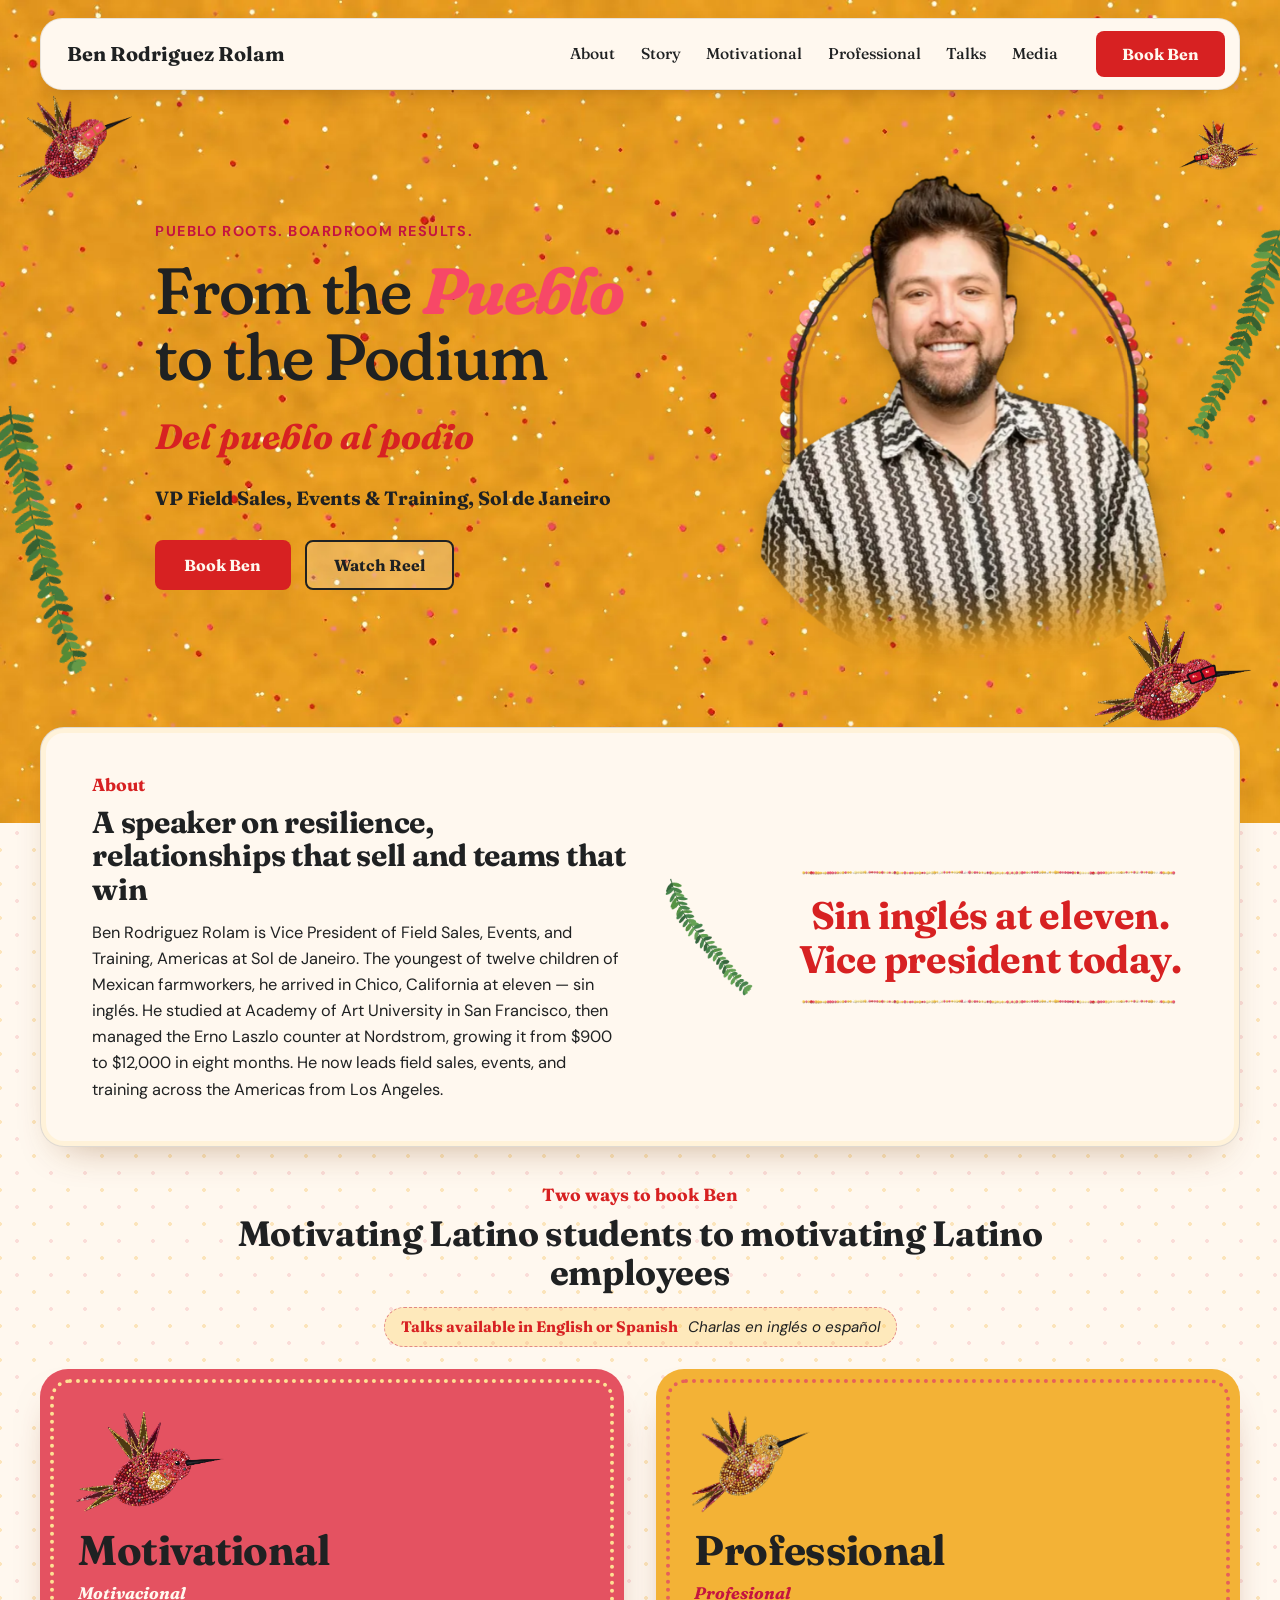
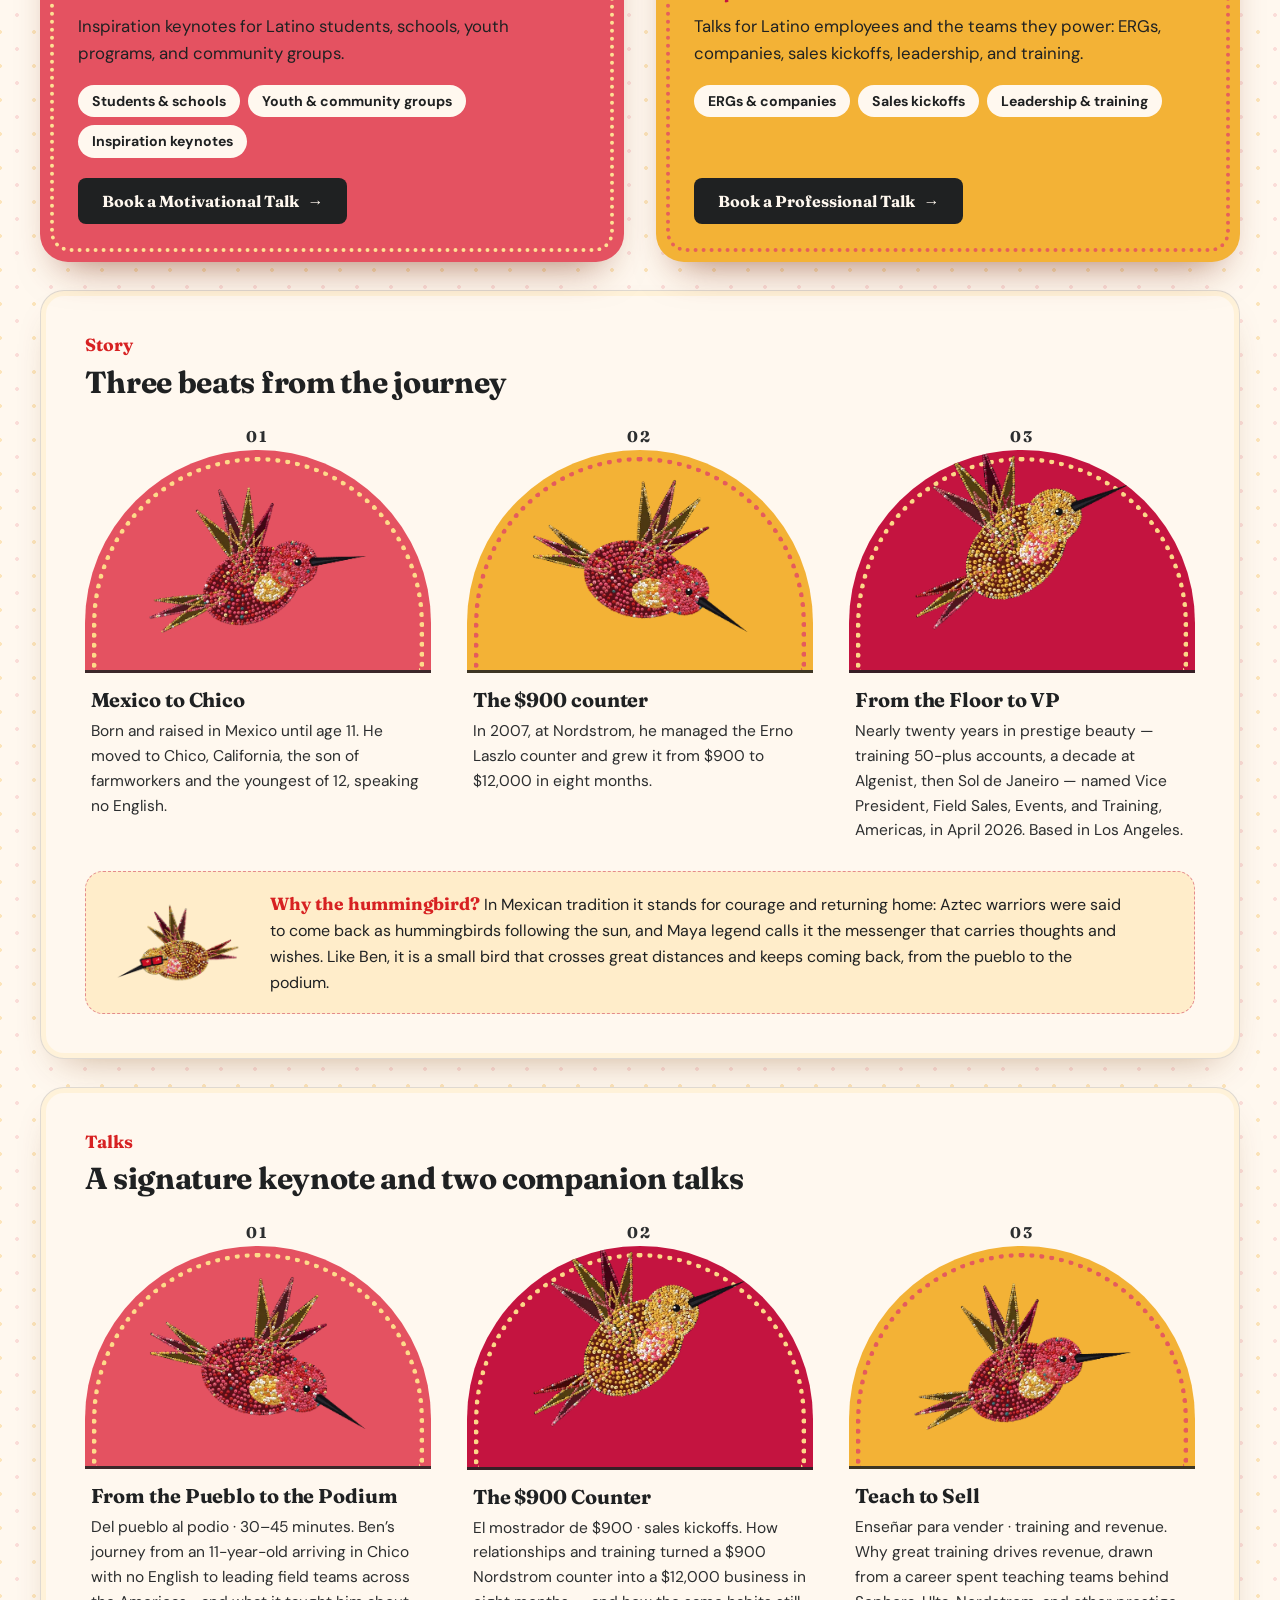
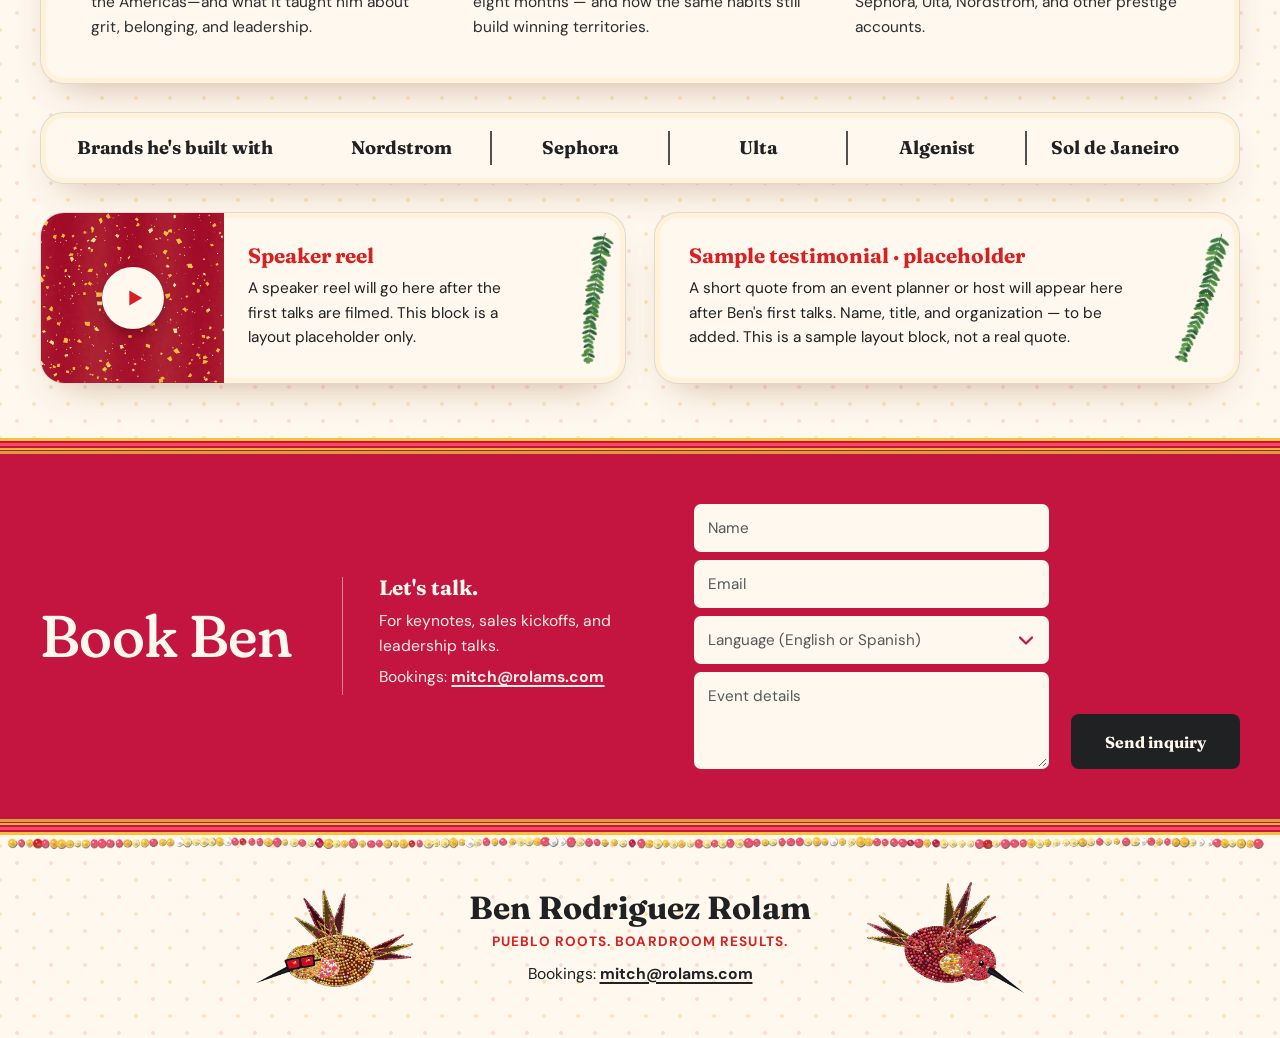
<file: index.html>
<!doctype html>
<html lang="en">
<head>
<meta charset="utf-8">
<meta name="viewport" content="width=device-width, initial-scale=1, viewport-fit=cover">
<title>Ben Rodriguez Rolam — From the Pueblo to the Podium</title>
<meta name="description" content="Ben Rodriguez Rolam: Pueblo Roots. Boardroom Results. A speaker on resilience, relationships that sell and teams that win. VP Field Sales, Events &amp; Training, Sol de Janeiro.">
<meta name="theme-color" content="#F3B236">
<link rel="canonical" href="https://benrodriguezrolam.com/">

<meta property="og:type" content="website">
<meta property="og:site_name" content="Ben Rodriguez Rolam">
<meta property="og:title" content="Ben Rodriguez Rolam — From the Pueblo to the Podium">
<meta property="og:description" content="Pueblo Roots. Boardroom Results. A speaker on resilience, relationships that sell and teams that win.">
<meta property="og:url" content="https://benrodriguezrolam.com/">
<meta property="og:image" content="https://benrodriguezrolam.com/assets/og-image.jpg">
<meta property="og:image:width" content="1200">
<meta property="og:image:height" content="630">
<meta property="og:image:alt" content="Ben Rodriguez Rolam smiling in front of a beaded arch, with the headline From the Pueblo to the Podium.">
<meta name="twitter:card" content="summary_large_image">
<meta name="twitter:title" content="Ben Rodriguez Rolam — From the Pueblo to the Podium">
<meta name="twitter:description" content="Pueblo Roots. Boardroom Results. A speaker on resilience, relationships that sell and teams that win.">
<meta name="twitter:image" content="https://benrodriguezrolam.com/assets/og-image.jpg">

<link rel="icon" href="favicon.ico" sizes="any">
<link rel="icon" type="image/png" sizes="32x32" href="assets/favicon-32.png">
<link rel="icon" type="image/png" sizes="192x192" href="assets/favicon-192.png">
<link rel="apple-touch-icon" href="assets/apple-touch-icon.png">

<link rel="preconnect" href="https://fonts.googleapis.com">
<link rel="preconnect" href="https://fonts.gstatic.com" crossorigin>
<link href="https://fonts.googleapis.com/css2?family=DM+Sans:ital,opsz,wght@0,9..40,400;0,9..40,500;0,9..40,700&family=Fraunces:ital,opsz,wght@0,9..144,500;0,9..144,700;1,9..144,500;1,9..144,700&display=swap" rel="stylesheet">
<link rel="preload" as="image" href="assets/hero-gold.webp" type="image/webp">
<script>document.documentElement.classList.add('js')</script>
<link rel="stylesheet" href="styles.css?v=5">

<script type="application/ld+json">
{"@context":"https://schema.org","@type":"Person","name":"Ben Rodriguez Rolam","url":"https://benrodriguezrolam.com/","jobTitle":"VP Field Sales, Events & Training, Sol de Janeiro","description":"A speaker on resilience, relationships that sell and teams that win."}
</script>
</head>
<body>
<a class="skip" href="#main">Skip to content</a>

<header class="hero" id="top">
  <nav class="nav" aria-label="Main">
    <a class="nav__name" href="#top">Ben Rodriguez Rolam</a>
    <ul class="nav__links" id="menu">
      <li><a href="#about">About</a></li>
      <li><a href="#story">Story</a></li>
      <li><a href="/motivational/">Motivational</a></li>
      <li><a href="/professional/">Professional</a></li>
      <li><a href="#talks">Talks</a></li>
      <li><a href="#media">Media</a></li>
    </ul>
    <a class="btn btn--red nav__cta" href="#book">Book Ben</a>
    <button class="nav__toggle" type="button" aria-expanded="false" aria-controls="menu" aria-label="Menu"><span></span><span></span><span></span></button>
  </nav>

  <div class="hero__inner">
    <div class="hero__text">
      <p class="eyebrow fade" style="--d:.15s">Pueblo Roots. Boardroom Results.</p>
      <h1 class="fade" style="--d:.3s"><span>From the <em>Pueblo</em></span> <span>to the Podium</span></h1>
      <p class="hero__sub fade" style="--d:.5s" lang="es">Del pueblo al podio</p>
      <p class="hero__role fade" style="--d:.65s">VP Field Sales, Events &amp; Training, Sol de Janeiro</p>
      <div class="hero__btns fade" style="--d:.8s">
        <a class="btn btn--red" href="#book">Book Ben</a>
        <a class="btn btn--ghost" href="#media">Watch Reel</a>
      </div>
    </div>
    <div class="hero__photo fade" style="--d:.2s">
      <img class="portrait" src="assets/ben-portrait.webp" srcset="assets/ben-portrait-sm.webp 640w, assets/ben-portrait.webp 1100w" sizes="(min-width: 900px) 560px, 90vw" width="1100" height="1067" alt="Ben Rodriguez Rolam, smiling, in a zigzag-striped shirt, framed by a beaded arch" fetchpriority="high">
    </div>
  </div>

  <!-- Landing hummingbirds: zip in, then hover. Static when reduced motion is on. -->
  <div class="birds" aria-hidden="true">
    <div class="bird bird--left"><img src="assets/bird-up-right-glasses.webp" alt="" width="560" height="489"></div>
    <div class="bird bird--right"><img src="assets/bird-right-glasses.webp" alt="" width="560" height="391"></div>
    <div class="bird bird--corner"><img src="assets/bird-up-left-glasses.webp" alt="" width="560" height="363"></div>
  </div>
  <img class="sprig sprig--l" src="assets/sprig-3.webp" alt="" width="112" height="568" aria-hidden="true">
  <img class="sprig sprig--r" src="assets/sprig-1.webp" alt="" width="160" height="581" aria-hidden="true">
</header>

<main id="main">
  <section class="about wrap" id="about" aria-labelledby="about-h">
    <div class="paper about__card">
      <div class="about__copy">
        <p class="label">About</p>
        <h2 id="about-h">A speaker on resilience, relationships that sell and teams that win</h2>
        <p>Ben Rodriguez Rolam is Vice President of Field Sales, Events, and Training, Americas at Sol de Janeiro. The youngest of twelve children of Mexican farmworkers, he arrived in Chico, California at eleven — sin inglés. He studied at Academy of Art University in San Francisco, then managed the Erno Laszlo counter at Nordstrom, growing it from $900 to $12,000 in eight months. He now leads field sales, events, and training across the Americas from Los Angeles.</p>
      </div>
      <img class="about__sprig" src="assets/sprig-2.webp" alt="" width="260" height="346" loading="lazy">
      <figure class="quote">
        <img class="quote__rule" src="assets/dotted-divider.webp" alt="" width="1800" height="60" loading="lazy">
        <blockquote><span lang="es">Sin inglés</span> at eleven.<br>Vice president today.</blockquote>
        <img class="quote__rule" src="assets/dotted-divider.webp" alt="" width="1800" height="60" loading="lazy">
      </figure>
    </div>
  </section>

  <section class="wrap choose reveal" id="routes" aria-labelledby="routes-h">
    <div class="choose__head">
      <p class="label">Two ways to book Ben</p>
      <h2 id="routes-h">Motivating Latino students to motivating Latino employees</h2>
      <p class="langnote"><strong>Talks available in English or Spanish</strong> <span lang="es">Charlas en inglés o español</span></p>
    </div>
    <div class="choose__grid">
      <a class="route route--students" href="/motivational/">
        <img class="route__bird" src="assets/bird-right.webp" alt="" width="560" height="391" loading="lazy">
        <h3>Motivational</h3>
        <p class="route__es" lang="es">Motivacional</p>
        <p>Inspiration keynotes for Latino students, schools, youth programs, and community groups.</p>
        <ul class="route__tags"><li>Students &amp; schools</li><li>Youth &amp; community groups</li><li>Inspiration keynotes</li></ul>
        <span class="route__cta">Book a Motivational Talk <span aria-hidden="true">→</span></span>
      </a>
      <a class="route route--pros" href="/professional/">
        <img class="route__bird" src="assets/bird-up-right.webp" alt="" width="560" height="489" loading="lazy">
        <h3>Professional</h3>
        <p class="route__es" lang="es">Profesional</p>
        <p>Talks for Latino employees and the teams they power: ERGs, companies, sales kickoffs, leadership, and training.</p>
        <ul class="route__tags"><li>ERGs &amp; companies</li><li>Sales kickoffs</li><li>Leadership &amp; training</li></ul>
        <span class="route__cta">Book a Professional Talk <span aria-hidden="true">→</span></span>
      </a>
    </div>
  </section>

  <section class="wrap panel-section reveal" id="story" aria-labelledby="story-h">
    <div class="paper panel">
      <p class="label">Story</p>
      <h2 id="story-h">Three beats from the journey</h2>
      <div class="cards">
        <article class="card">
          <p class="card__n">01</p>
          <div class="arch arch--pink"><img src="assets/bird-right.webp" alt="" width="560" height="391" loading="lazy"></div>
          <div class="card__body"><h3>Mexico to Chico</h3><p>Born and raised in Mexico until age 11. He moved to Chico, California, the son of farmworkers and the youngest of 12, speaking no English.</p></div>
        </article>
        <article class="card">
          <p class="card__n">02</p>
          <div class="arch arch--gold"><img src="assets/bird-dive.webp" alt="" width="560" height="407" loading="lazy"></div>
          <div class="card__body"><h3>The $900 counter</h3><p>In 2007, at Nordstrom, he managed the Erno Laszlo counter and grew it from $900 to $12,000 in eight months.</p></div>
        </article>
        <article class="card">
          <p class="card__n">03</p>
          <div class="arch arch--magenta"><img src="assets/bird-up-right.webp" alt="" width="560" height="489" loading="lazy"></div>
          <div class="card__body"><h3>From the Floor to VP</h3><p>Nearly twenty years in prestige beauty — training 50-plus accounts, a decade at Algenist, then Sol de Janeiro — named Vice President, Field Sales, Events, and Training, Americas, in April 2026. Based in Los Angeles.</p></div>
        </article>
      </div>
      <aside class="birdnote" aria-label="Why the hummingbird">
        <img src="assets/bird-up-left-glasses.webp" alt="" width="560" height="363" loading="lazy">
        <p><strong>Why the hummingbird?</strong> In Mexican tradition it stands for courage and returning home: Aztec warriors were said to come back as hummingbirds following the sun, and Maya legend calls it the messenger that carries thoughts and wishes. Like Ben, it is a small bird that crosses great distances and keeps coming back, from the pueblo to the podium.</p>
      </aside>
    </div>
  </section>

  <section class="wrap panel-section reveal" id="talks" aria-labelledby="talks-h">
    <div class="paper panel">
      <p class="label">Talks</p>
      <h2 id="talks-h">A signature keynote and two companion talks</h2>
      <div class="cards">
        <article class="card">
          <p class="card__n">01</p>
          <div class="arch arch--pink"><img src="assets/bird-dive.webp" alt="" width="560" height="407" loading="lazy"></div>
          <div class="card__body"><h3>From the Pueblo to the Podium</h3><p><span lang="es">Del pueblo al podio</span> · 30–45 minutes. Ben’s journey from an 11-year-old arriving in Chico with no English to leading field teams across the Americas—and what it taught him about grit, belonging, and leadership.</p></div>
        </article>
        <article class="card">
          <p class="card__n">02</p>
          <div class="arch arch--magenta"><img src="assets/bird-up-right.webp" alt="" width="560" height="489" loading="lazy"></div>
          <div class="card__body"><h3>The $900 Counter</h3><p><span lang="es">El mostrador de $900</span> · sales kickoffs. How relationships and training turned a $900 Nordstrom counter into a $12,000 business in eight months — and how the same habits still build winning territories.</p></div>
        </article>
        <article class="card">
          <p class="card__n">03</p>
          <div class="arch arch--gold"><img src="assets/bird-right.webp" alt="" width="560" height="391" loading="lazy"></div>
          <div class="card__body"><h3>Teach to Sell</h3><p><span lang="es">Enseñar para vender</span> · training and revenue. Why great training drives revenue, drawn from a career spent teaching teams behind Sephora, Ulta, Nordstrom, and other prestige accounts.</p></div>
        </article>
      </div>
    </div>
  </section>

  <section class="wrap reveal" aria-labelledby="brands-h">
    <div class="paper brands">
      <h2 id="brands-h" class="brands__lead">Brands he's built with</h2>
      <ul class="brands__list">
        <li>Nordstrom</li><li>Sephora</li><li>Ulta</li><li>Algenist</li><li>Sol de Janeiro</li>
      </ul>
    </div>
  </section>

  <section class="wrap media reveal" id="media" aria-label="Media">
    <article class="paper media__card">
      <div class="reel" role="img" aria-label="Speaker reel placeholder"><span class="reel__play"><svg viewBox="0 0 24 24" aria-hidden="true"><path d="M8 5.5v13l11-6.5z"/></svg></span></div>
      <div class="media__copy">
        <h3>Speaker reel</h3>
        <p>A speaker reel will go here after the first talks are filmed. This block is a layout placeholder only.</p>
      </div>
      <img class="media__sprig" src="assets/sprig-3.webp" alt="" width="112" height="568" loading="lazy">
    </article>
    <article class="paper media__card media__card--quote">
      <div class="media__copy">
        <h3>Sample testimonial · placeholder</h3>
        <p>A short quote from an event planner or host will appear here after Ben's first talks. Name, title, and organization — to be added. This is a sample layout block, not a real quote.</p>
      </div>
      <img class="media__sprig" src="assets/sprig-1.webp" alt="" width="160" height="581" loading="lazy">
    </article>
  </section>

  <section class="book" id="book" aria-labelledby="book-h">
    <div class="book__inner wrap">
      <h2 id="book-h" class="book__title">Book Ben</h2>
      <div class="book__copy">
        <h3>Let's talk.</h3>
        <p>For keynotes, sales kickoffs, and leadership talks.</p>
        <p class="booking-mail">Bookings: <a href="mailto:mitch@rolams.com">mitch@rolams.com</a></p>
      </div>
      <form class="form" id="inquiry" action="https://formsubmit.co/156e5ff64beb17ed84e6ebee5ea1a832" method="POST">
        <label><span class="sr">Name</span><input type="text" name="name" placeholder="Name" autocomplete="name" required></label>
        <label><span class="sr">Email</span><input type="email" name="email" placeholder="Email" autocomplete="email" required></label>
        <label class="form__lang"><span class="sr">Language (English or Spanish)</span><select name="language"><option value="">Language (English or Spanish)</option><option value="English">English</option><option value="Spanish">Spanish</option><option value="Either / not sure">Either / not sure</option></select></label>
        <label><span class="sr">Event details</span><textarea name="message" rows="3" placeholder="Event details"></textarea></label>
        <input type="hidden" name="_subject" value="New speaking inquiry — benrodriguezrolam.com">
        <input type="hidden" name="_template" value="table">
        <input type="hidden" name="_captcha" value="false">
        <input type="text" name="_honey" value="" tabindex="-1" autocomplete="off" aria-hidden="true" style="position:absolute;left:-9999px;opacity:0;height:0;width:0">
        <button class="btn btn--ink" type="submit">Send inquiry</button>
        <p class="form__note" id="form-note" role="status" aria-live="polite" hidden></p>
      </form>
    </div>
  </section>
</main>

<footer class="foot">
  <img class="foot__beads" src="assets/dotted-divider.webp" alt="" width="1800" height="60" loading="lazy">
  <div class="foot__inner">
    <img class="foot__bird foot__bird--l" src="assets/bird-up-left-glasses.webp" alt="" width="560" height="363" loading="lazy">
    <div class="foot__center">
      <p class="foot__name">Ben Rodriguez Rolam</p>
      <p class="foot__tag">Pueblo Roots. Boardroom Results.</p>
      <p class="booking-mail">Bookings: <a href="mailto:mitch@rolams.com">mitch@rolams.com</a></p>
    </div>
    <img class="foot__bird foot__bird--r" src="assets/bird-dive.webp" alt="" width="560" height="407" loading="lazy">
  </div>
</footer>

<script src="script.js?v=5"></script>
</body>
</html>
</file>
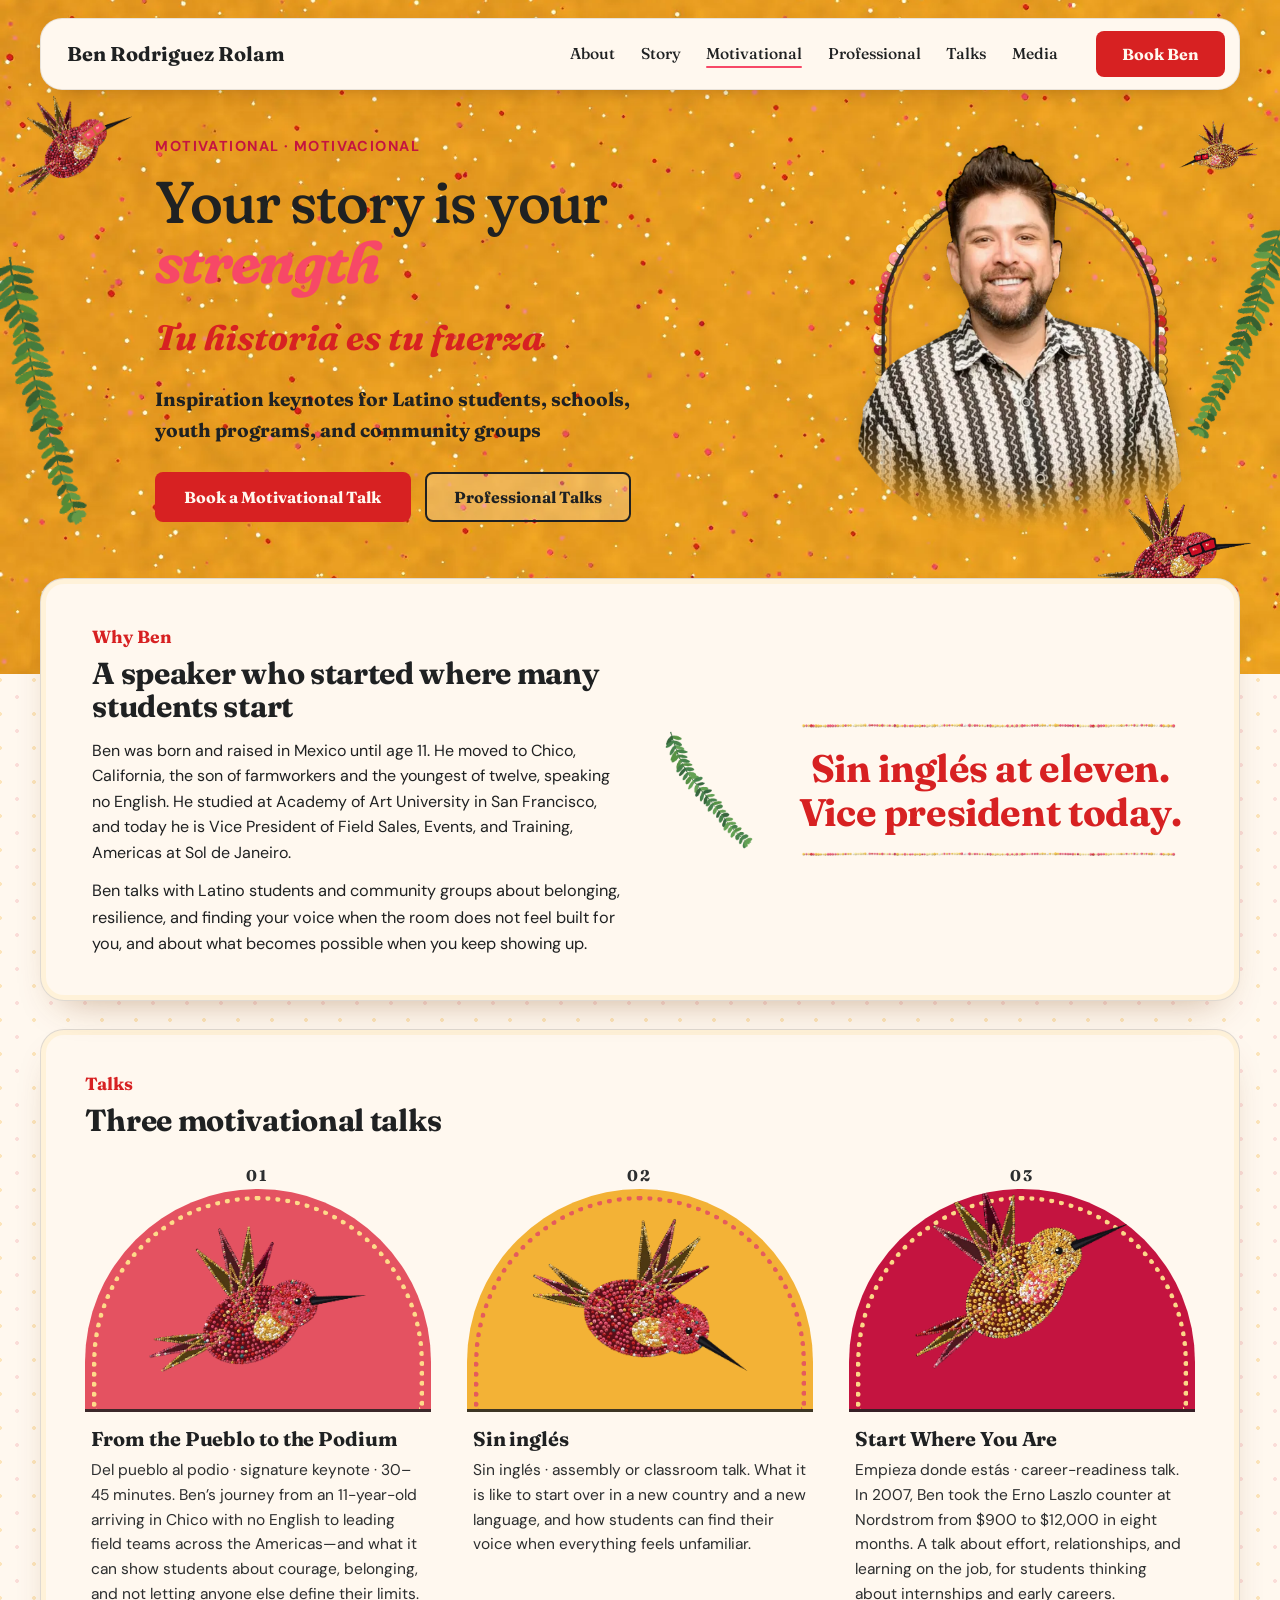
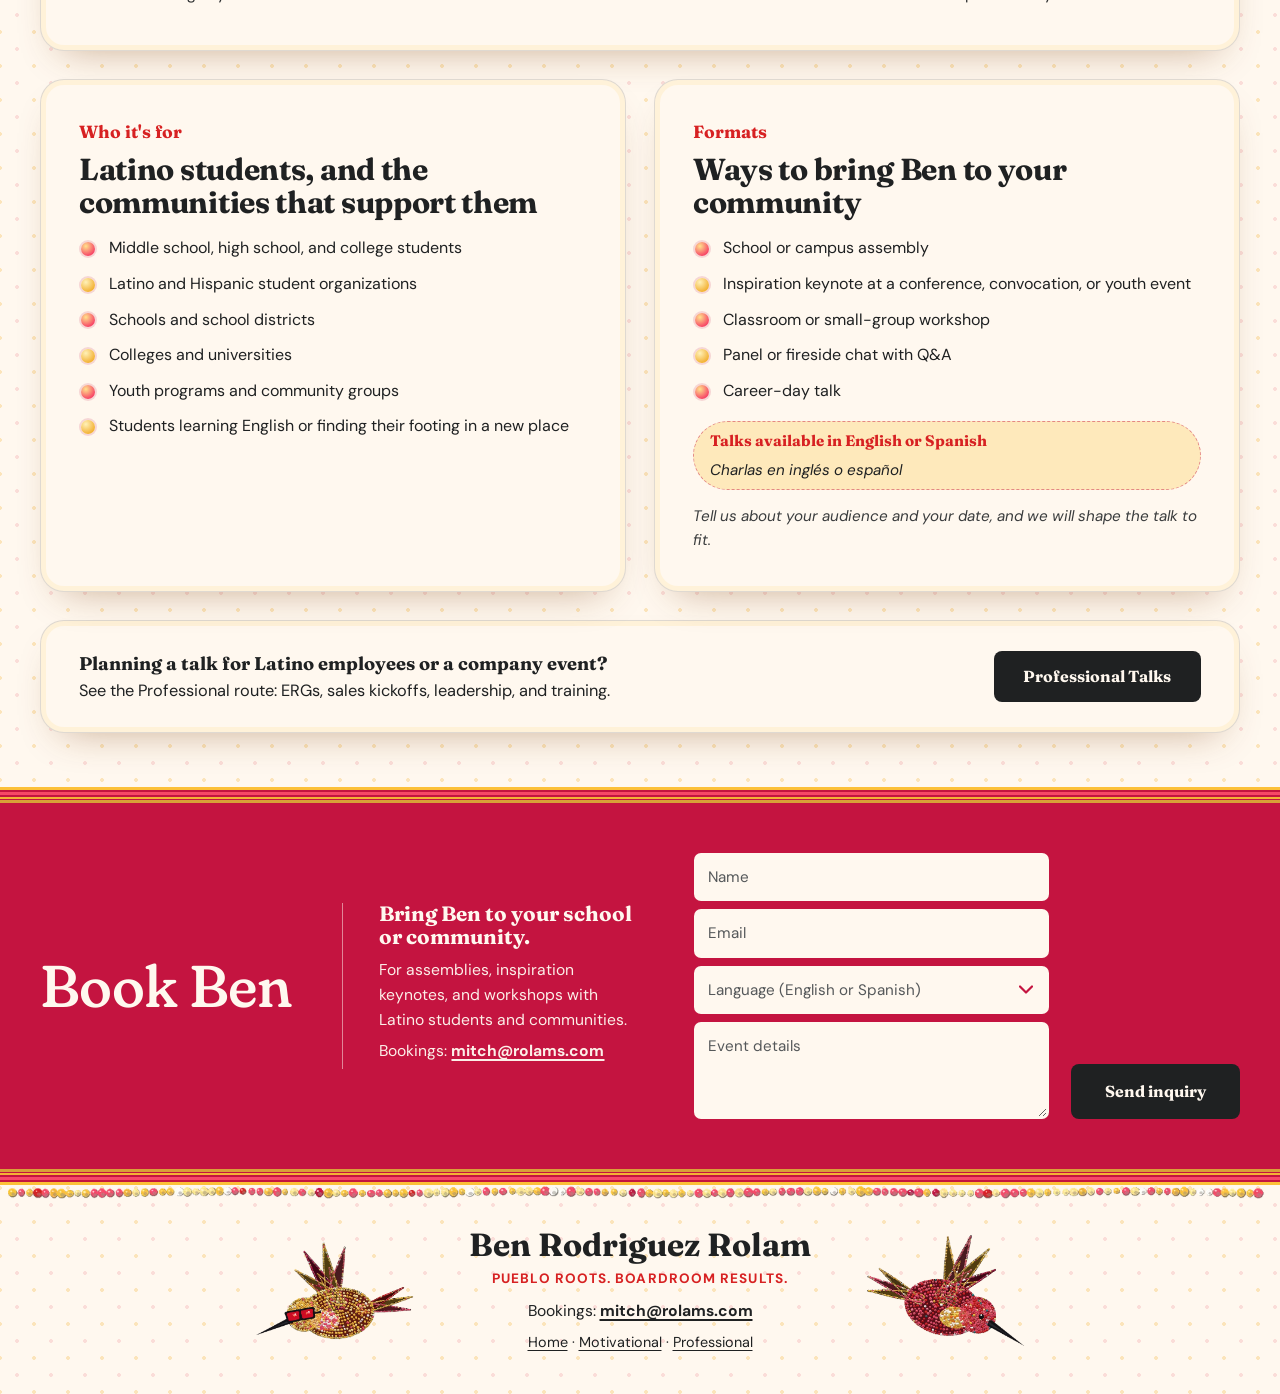
<file: motivational/index.html>
<!doctype html>
<html lang="en">
<head>
<meta charset="utf-8">
<meta name="viewport" content="width=device-width, initial-scale=1, viewport-fit=cover">
<title>Motivational Speaker for Latino Students and Communities — Ben Rodriguez Rolam</title>
<meta name="description" content="Ben Rodriguez Rolam gives motivational talks to Latino students at schools, colleges, youth programs and community groups. He arrived in Chico, California at eleven with no English. Pueblo Roots. Boardroom Results.">
<meta name="theme-color" content="#F3B236">
<link rel="canonical" href="https://benrodriguezrolam.com/motivational/">

<meta property="og:type" content="website">
<meta property="og:site_name" content="Ben Rodriguez Rolam">
<meta property="og:title" content="Motivational Speaker for Latino Students and Communities — Ben Rodriguez Rolam">
<meta property="og:description" content="Ben Rodriguez Rolam gives motivational talks to Latino students at schools, colleges, youth programs and community groups. He arrived in Chico, California at eleven with no English. Pueblo Roots. Boardroom Results.">
<meta property="og:url" content="https://benrodriguezrolam.com/motivational/">
<meta property="og:image" content="https://benrodriguezrolam.com/assets/og-image.jpg">
<meta property="og:image:width" content="1200">
<meta property="og:image:height" content="630">
<meta property="og:image:alt" content="Ben Rodriguez Rolam smiling in front of a beaded arch, with the headline From the Pueblo to the Podium.">
<meta name="twitter:card" content="summary_large_image">
<meta name="twitter:title" content="Motivational Speaker for Latino Students and Communities — Ben Rodriguez Rolam">
<meta name="twitter:description" content="Ben Rodriguez Rolam gives motivational talks to Latino students at schools, colleges, youth programs and community groups. He arrived in Chico, California at eleven with no English. Pueblo Roots. Boardroom Results.">
<meta name="twitter:image" content="https://benrodriguezrolam.com/assets/og-image.jpg">

<link rel="icon" href="/favicon.ico" sizes="any">
<link rel="icon" type="image/png" sizes="32x32" href="/assets/favicon-32.png">
<link rel="icon" type="image/png" sizes="192x192" href="/assets/favicon-192.png">
<link rel="apple-touch-icon" href="/assets/apple-touch-icon.png">

<link rel="preconnect" href="https://fonts.googleapis.com">
<link rel="preconnect" href="https://fonts.gstatic.com" crossorigin>
<link href="https://fonts.googleapis.com/css2?family=DM+Sans:ital,opsz,wght@0,9..40,400;0,9..40,500;0,9..40,700&family=Fraunces:ital,opsz,wght@0,9..144,500;0,9..144,700;1,9..144,500;1,9..144,700&display=swap" rel="stylesheet">
<link rel="preload" as="image" href="/assets/hero-gold.webp" type="image/webp">
<script>document.documentElement.classList.add('js')</script>
<link rel="stylesheet" href="/styles.css?v=5">
</head>
<body>
<a class="skip" href="#main">Skip to content</a>

<header class="hero hero--sub" id="top">
  <nav class="nav" aria-label="Main">
    <a class="nav__name" href="/">Ben Rodriguez Rolam</a>
    <ul class="nav__links" id="menu">
      <li><a href="/#about">About</a></li>
      <li><a href="/#story">Story</a></li>
      <li><a href="/motivational/" aria-current="page">Motivational</a></li>
      <li><a href="/professional/">Professional</a></li>
      <li><a href="/#talks">Talks</a></li>
      <li><a href="/#media">Media</a></li>
    </ul>
    <a class="btn btn--red nav__cta" href="#book">Book Ben</a>
    <button class="nav__toggle" type="button" aria-expanded="false" aria-controls="menu" aria-label="Menu"><span></span><span></span><span></span></button>
  </nav>

  <div class="hero__inner">
    <div class="hero__text">
      <p class="eyebrow fade" style="--d:.15s">Motivational · <span lang="es">Motivacional</span></p>
      <h1 class="fade" style="--d:.3s">Your story is your <em>strength</em></h1>
      <p class="hero__sub fade" style="--d:.5s" lang="es">Tu historia es tu fuerza</p>
      <p class="hero__role fade" style="--d:.65s">Inspiration keynotes for Latino students, schools, youth programs, and community groups</p>
      <div class="hero__btns fade" style="--d:.8s">
        <a class="btn btn--red" href="#book">Book a Motivational Talk</a>
        <a class="btn btn--ghost" href="/professional/">Professional Talks</a>
      </div>
    </div>
    <div class="hero__photo fade" style="--d:.2s">
      <img class="portrait" src="/assets/ben-portrait.webp" srcset="/assets/ben-portrait-sm.webp 640w, /assets/ben-portrait.webp 1100w" sizes="(min-width: 900px) 440px, 80vw" width="1100" height="1067" alt="Ben Rodriguez Rolam, smiling, in a zigzag-striped shirt, framed by a beaded arch" fetchpriority="high">
    </div>
  </div>

  <div class="birds" aria-hidden="true">
    <div class="bird bird--left"><img src="/assets/bird-up-right-glasses.webp" alt="" width="560" height="489"></div>
    <div class="bird bird--right"><img src="/assets/bird-right-glasses.webp" alt="" width="560" height="391"></div>
    <div class="bird bird--corner"><img src="/assets/bird-up-left-glasses.webp" alt="" width="560" height="363"></div>
  </div>
  <img class="sprig sprig--l" src="/assets/sprig-3.webp" alt="" width="112" height="568" aria-hidden="true">
  <img class="sprig sprig--r" src="/assets/sprig-1.webp" alt="" width="160" height="581" aria-hidden="true">
</header>

<main id="main">
  <section class="about wrap" id="intro" aria-labelledby="intro-h">
    <div class="paper about__card">
      <div class="about__copy">
        <p class="label">Why Ben</p>
        <h2 id="intro-h">A speaker who started where many students start</h2>
        <p>Ben was born and raised in Mexico until age 11. He moved to Chico, California, the son of farmworkers and the youngest of twelve, speaking no English. He studied at Academy of Art University in San Francisco, and today he is Vice President of Field Sales, Events, and Training, Americas at Sol de Janeiro.</p><p>Ben talks with Latino students and community groups about belonging, resilience, and finding your voice when the room does not feel built for you, and about what becomes possible when you keep showing up.</p>
      </div>
      <img class="about__sprig" src="/assets/sprig-2.webp" alt="" width="260" height="346" loading="lazy">
      <figure class="quote">
        <img class="quote__rule" src="/assets/dotted-divider.webp" alt="" width="1800" height="60" loading="lazy">
        <blockquote><span lang="es">Sin inglés</span> at eleven.<br>Vice president today.</blockquote>
        <img class="quote__rule" src="/assets/dotted-divider.webp" alt="" width="1800" height="60" loading="lazy">
      </figure>
    </div>
  </section>

  <section class="wrap panel-section reveal" id="talks" aria-labelledby="talks-h">
    <div class="paper panel">
      <p class="label">Talks</p>
      <h2 id="talks-h">Three motivational talks</h2>
      <div class="cards">
        <article class="card">
          <p class="card__n">01</p>
          <div class="arch arch--pink"><img src="/assets/bird-right.webp" alt="" width="560" height="400" loading="lazy"></div>
          <div class="card__body"><h3>From the Pueblo to the Podium</h3><p><span lang="es">Del pueblo al podio</span> · signature keynote · 30–45 minutes. Ben’s journey from an 11-year-old arriving in Chico with no English to leading field teams across the Americas—and what it can show students about courage, belonging, and not letting anyone else define their limits.</p></div>
        </article>
        <article class="card">
          <p class="card__n">02</p>
          <div class="arch arch--gold"><img src="/assets/bird-dive.webp" alt="" width="560" height="400" loading="lazy"></div>
          <div class="card__body"><h3>Sin inglés</h3><p><span lang="es">Sin inglés</span> · assembly or classroom talk. What it is like to start over in a new country and a new language, and how students can find their voice when everything feels unfamiliar.</p></div>
        </article>
        <article class="card">
          <p class="card__n">03</p>
          <div class="arch arch--magenta"><img src="/assets/bird-up-right.webp" alt="" width="560" height="400" loading="lazy"></div>
          <div class="card__body"><h3>Start Where You Are</h3><p><span lang="es">Empieza donde estás</span> · career-readiness talk. In 2007, Ben took the Erno Laszlo counter at Nordstrom from $900 to $12,000 in eight months. A talk about effort, relationships, and learning on the job, for students thinking about internships and early careers.</p></div>
        </article>
      </div>
    </div>
  </section>

  <section class="wrap duo reveal" aria-label="Who it's for and formats">
    <div class="paper duo__card">
      <p class="label">Who it's for</p>
      <h2>Latino students, and the communities that support them</h2>
      <ul class="ticks"><li>Middle school, high school, and college students</li><li>Latino and Hispanic student organizations</li><li>Schools and school districts</li><li>Colleges and universities</li><li>Youth programs and community groups</li><li>Students learning English or finding their footing in a new place</li></ul>
    </div>
    <div class="paper duo__card">
      <p class="label">Formats</p>
      <h2>Ways to bring Ben to your community</h2>
      <ul class="ticks"><li>School or campus assembly</li><li>Inspiration keynote at a conference, convocation, or youth event</li><li>Classroom or small-group workshop</li><li>Panel or fireside chat with Q&amp;A</li><li>Career-day talk</li></ul>
      <p class="langnote"><strong>Talks available in English or Spanish</strong> <span lang="es">Charlas en inglés o español</span></p>
      <p class="duo__note">Tell us about your audience and your date, and we will shape the talk to fit.</p>
    </div>
  </section>

  <section class="wrap reveal" aria-label="Other route">
    <div class="paper swap">
      <p class="swap__text"><strong>Planning a talk for Latino employees or a company event?</strong> <span>See the Professional route: ERGs, sales kickoffs, leadership, and training.</span></p>
      <a class="btn btn--ink" href="/professional/">Professional Talks</a>
    </div>
  </section>

  <section class="book" id="book" aria-labelledby="book-h">
    <div class="book__inner wrap">
      <h2 id="book-h" class="book__title">Book Ben</h2>
      <div class="book__copy">
        <h3>Bring Ben to your school or community.</h3>
        <p>For assemblies, inspiration keynotes, and workshops with Latino students and communities.</p>
        <p class="booking-mail">Bookings: <a href="mailto:mitch@rolams.com">mitch@rolams.com</a></p>
      </div>
      <form class="form" id="inquiry" action="https://formsubmit.co/156e5ff64beb17ed84e6ebee5ea1a832" method="POST">
        <label><span class="sr">Name</span><input type="text" name="name" placeholder="Name" autocomplete="name" required></label>
        <label><span class="sr">Email</span><input type="email" name="email" placeholder="Email" autocomplete="email" required></label>
        <label class="form__lang"><span class="sr">Language (English or Spanish)</span><select name="language"><option value="">Language (English or Spanish)</option><option value="English">English</option><option value="Spanish">Spanish</option><option value="Either / not sure">Either / not sure</option></select></label>
        <label><span class="sr">Event details</span><textarea name="message" rows="3" placeholder="Event details"></textarea></label>
        <input type="hidden" name="track" value="Motivational">
        <input type="hidden" name="_subject" value="New speaking inquiry (Motivational) — benrodriguezrolam.com">
        <input type="hidden" name="_template" value="table">
        <input type="hidden" name="_captcha" value="false">
        <input type="text" name="_honey" value="" tabindex="-1" autocomplete="off" aria-hidden="true" style="position:absolute;left:-9999px;opacity:0;height:0;width:0">
        <button class="btn btn--ink" type="submit">Send inquiry</button>
        <p class="form__note" id="form-note" role="status" aria-live="polite" hidden></p>
      </form>
    </div>
  </section>
</main>

<footer class="foot">
  <img class="foot__beads" src="/assets/dotted-divider.webp" alt="" width="1800" height="60" loading="lazy">
  <div class="foot__inner">
    <img class="foot__bird foot__bird--l" src="/assets/bird-up-left-glasses.webp" alt="" width="560" height="363" loading="lazy">
    <div class="foot__center">
      <p class="foot__name">Ben Rodriguez Rolam</p>
      <p class="foot__tag">Pueblo Roots. Boardroom Results.</p>
      <p class="booking-mail">Bookings: <a href="mailto:mitch@rolams.com">mitch@rolams.com</a></p>
      <p class="foot__links"><a href="/">Home</a> · <a href="/motivational/">Motivational</a> · <a href="/professional/">Professional</a></p>
    </div>
    <img class="foot__bird foot__bird--r" src="/assets/bird-dive.webp" alt="" width="560" height="407" loading="lazy">
  </div>
</footer>

<script src="/script.js?v=5"></script>
</body>
</html>
</file>
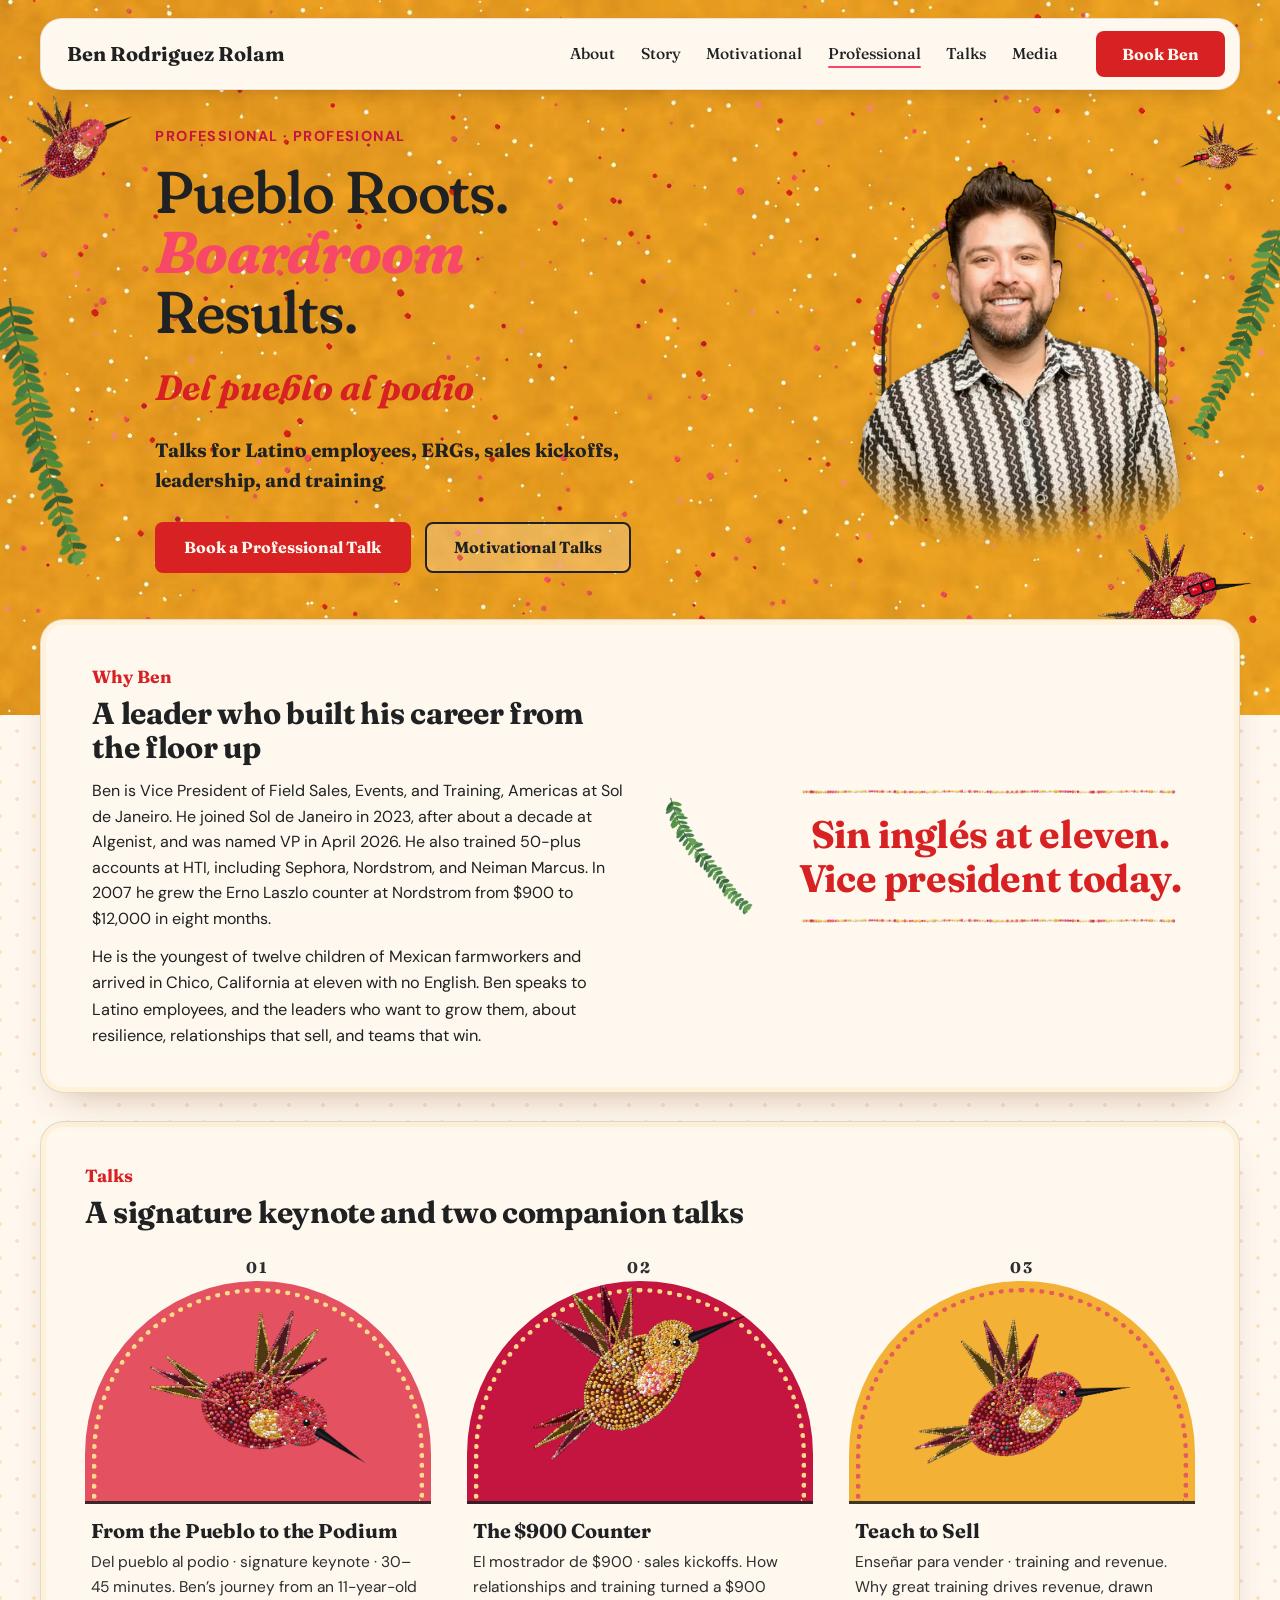
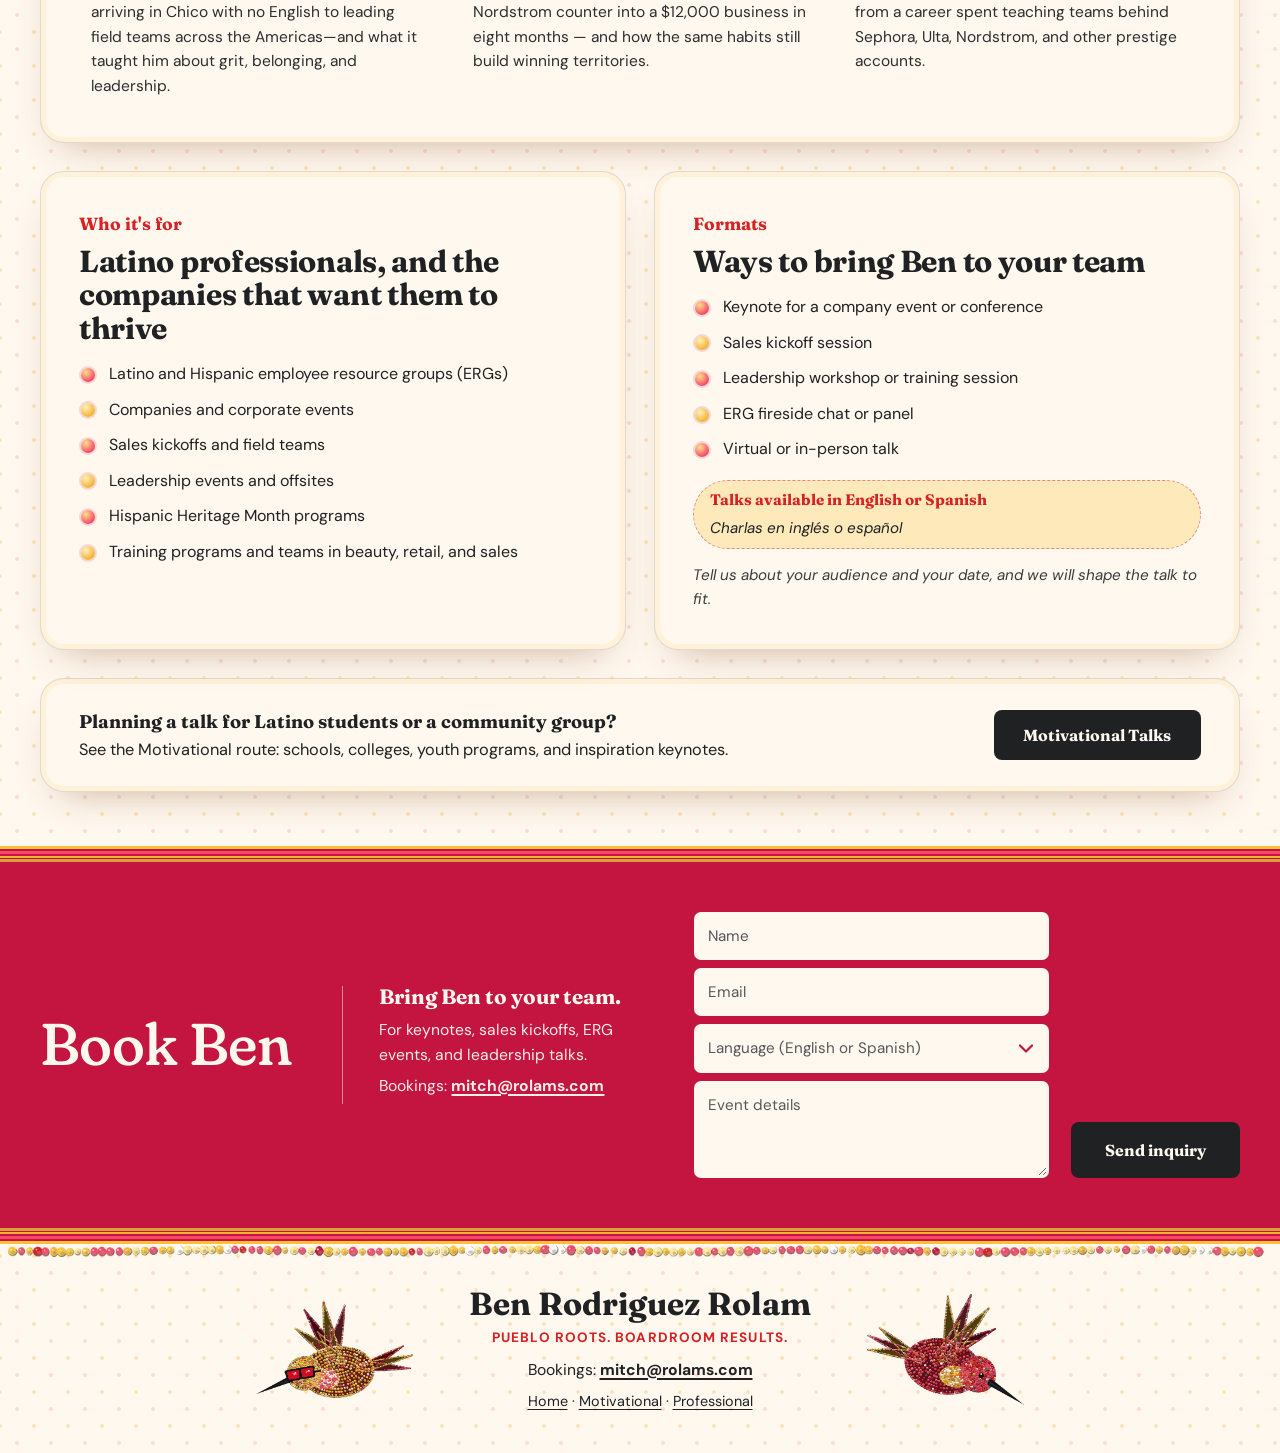
<file: professional/index.html>
<!doctype html>
<html lang="en">
<head>
<meta charset="utf-8">
<meta name="viewport" content="width=device-width, initial-scale=1, viewport-fit=cover">
<title>Professional Speaker for Latino Employees and Teams — Ben Rodriguez Rolam</title>
<meta name="description" content="Ben Rodriguez Rolam, VP Field Sales, Events & Training, Americas at Sol de Janeiro, speaks to Latino employees, ERGs, sales teams and leaders. Pueblo Roots. Boardroom Results.">
<meta name="theme-color" content="#F3B236">
<link rel="canonical" href="https://benrodriguezrolam.com/professional/">

<meta property="og:type" content="website">
<meta property="og:site_name" content="Ben Rodriguez Rolam">
<meta property="og:title" content="Professional Speaker for Latino Employees and Teams — Ben Rodriguez Rolam">
<meta property="og:description" content="Ben Rodriguez Rolam, VP Field Sales, Events & Training, Americas at Sol de Janeiro, speaks to Latino employees, ERGs, sales teams and leaders. Pueblo Roots. Boardroom Results.">
<meta property="og:url" content="https://benrodriguezrolam.com/professional/">
<meta property="og:image" content="https://benrodriguezrolam.com/assets/og-image.jpg">
<meta property="og:image:width" content="1200">
<meta property="og:image:height" content="630">
<meta property="og:image:alt" content="Ben Rodriguez Rolam smiling in front of a beaded arch, with the headline From the Pueblo to the Podium.">
<meta name="twitter:card" content="summary_large_image">
<meta name="twitter:title" content="Professional Speaker for Latino Employees and Teams — Ben Rodriguez Rolam">
<meta name="twitter:description" content="Ben Rodriguez Rolam, VP Field Sales, Events & Training, Americas at Sol de Janeiro, speaks to Latino employees, ERGs, sales teams and leaders. Pueblo Roots. Boardroom Results.">
<meta name="twitter:image" content="https://benrodriguezrolam.com/assets/og-image.jpg">

<link rel="icon" href="/favicon.ico" sizes="any">
<link rel="icon" type="image/png" sizes="32x32" href="/assets/favicon-32.png">
<link rel="icon" type="image/png" sizes="192x192" href="/assets/favicon-192.png">
<link rel="apple-touch-icon" href="/assets/apple-touch-icon.png">

<link rel="preconnect" href="https://fonts.googleapis.com">
<link rel="preconnect" href="https://fonts.gstatic.com" crossorigin>
<link href="https://fonts.googleapis.com/css2?family=DM+Sans:ital,opsz,wght@0,9..40,400;0,9..40,500;0,9..40,700&family=Fraunces:ital,opsz,wght@0,9..144,500;0,9..144,700;1,9..144,500;1,9..144,700&display=swap" rel="stylesheet">
<link rel="preload" as="image" href="/assets/hero-gold.webp" type="image/webp">
<script>document.documentElement.classList.add('js')</script>
<link rel="stylesheet" href="/styles.css?v=5">
</head>
<body>
<a class="skip" href="#main">Skip to content</a>

<header class="hero hero--sub" id="top">
  <nav class="nav" aria-label="Main">
    <a class="nav__name" href="/">Ben Rodriguez Rolam</a>
    <ul class="nav__links" id="menu">
      <li><a href="/#about">About</a></li>
      <li><a href="/#story">Story</a></li>
      <li><a href="/motivational/">Motivational</a></li>
      <li><a href="/professional/" aria-current="page">Professional</a></li>
      <li><a href="/#talks">Talks</a></li>
      <li><a href="/#media">Media</a></li>
    </ul>
    <a class="btn btn--red nav__cta" href="#book">Book Ben</a>
    <button class="nav__toggle" type="button" aria-expanded="false" aria-controls="menu" aria-label="Menu"><span></span><span></span><span></span></button>
  </nav>

  <div class="hero__inner">
    <div class="hero__text">
      <p class="eyebrow fade" style="--d:.15s">Professional · <span lang="es">Profesional</span></p>
      <h1 class="fade" style="--d:.3s">Pueblo Roots. <em>Boardroom</em> Results.</h1>
      <p class="hero__sub fade" style="--d:.5s" lang="es">Del pueblo al podio</p>
      <p class="hero__role fade" style="--d:.65s">Talks for Latino employees, ERGs, sales kickoffs, leadership, and training</p>
      <div class="hero__btns fade" style="--d:.8s">
        <a class="btn btn--red" href="#book">Book a Professional Talk</a>
        <a class="btn btn--ghost" href="/motivational/">Motivational Talks</a>
      </div>
    </div>
    <div class="hero__photo fade" style="--d:.2s">
      <img class="portrait" src="/assets/ben-portrait.webp" srcset="/assets/ben-portrait-sm.webp 640w, /assets/ben-portrait.webp 1100w" sizes="(min-width: 900px) 440px, 80vw" width="1100" height="1067" alt="Ben Rodriguez Rolam, smiling, in a zigzag-striped shirt, framed by a beaded arch" fetchpriority="high">
    </div>
  </div>

  <div class="birds" aria-hidden="true">
    <div class="bird bird--left"><img src="/assets/bird-up-right-glasses.webp" alt="" width="560" height="489"></div>
    <div class="bird bird--right"><img src="/assets/bird-right-glasses.webp" alt="" width="560" height="391"></div>
    <div class="bird bird--corner"><img src="/assets/bird-up-left-glasses.webp" alt="" width="560" height="363"></div>
  </div>
  <img class="sprig sprig--l" src="/assets/sprig-3.webp" alt="" width="112" height="568" aria-hidden="true">
  <img class="sprig sprig--r" src="/assets/sprig-1.webp" alt="" width="160" height="581" aria-hidden="true">
</header>

<main id="main">
  <section class="about wrap" id="intro" aria-labelledby="intro-h">
    <div class="paper about__card">
      <div class="about__copy">
        <p class="label">Why Ben</p>
        <h2 id="intro-h">A leader who built his career from the floor up</h2>
        <p>Ben is Vice President of Field Sales, Events, and Training, Americas at Sol de Janeiro. He joined Sol de Janeiro in 2023, after about a decade at Algenist, and was named VP in April 2026. He also trained 50-plus accounts at HTI, including Sephora, Nordstrom, and Neiman Marcus. In 2007 he grew the Erno Laszlo counter at Nordstrom from $900 to $12,000 in eight months.</p><p>He is the youngest of twelve children of Mexican farmworkers and arrived in Chico, California at eleven with no English. Ben speaks to Latino employees, and the leaders who want to grow them, about resilience, relationships that sell, and teams that win.</p>
      </div>
      <img class="about__sprig" src="/assets/sprig-2.webp" alt="" width="260" height="346" loading="lazy">
      <figure class="quote">
        <img class="quote__rule" src="/assets/dotted-divider.webp" alt="" width="1800" height="60" loading="lazy">
        <blockquote><span lang="es">Sin inglés</span> at eleven.<br>Vice president today.</blockquote>
        <img class="quote__rule" src="/assets/dotted-divider.webp" alt="" width="1800" height="60" loading="lazy">
      </figure>
    </div>
  </section>

  <section class="wrap panel-section reveal" id="talks" aria-labelledby="talks-h">
    <div class="paper panel">
      <p class="label">Talks</p>
      <h2 id="talks-h">A signature keynote and two companion talks</h2>
      <div class="cards">
        <article class="card">
          <p class="card__n">01</p>
          <div class="arch arch--pink"><img src="/assets/bird-dive.webp" alt="" width="560" height="400" loading="lazy"></div>
          <div class="card__body"><h3>From the Pueblo to the Podium</h3><p><span lang="es">Del pueblo al podio</span> · signature keynote · 30–45 minutes. Ben’s journey from an 11-year-old arriving in Chico with no English to leading field teams across the Americas—and what it taught him about grit, belonging, and leadership.</p></div>
        </article>
        <article class="card">
          <p class="card__n">02</p>
          <div class="arch arch--magenta"><img src="/assets/bird-up-right.webp" alt="" width="560" height="400" loading="lazy"></div>
          <div class="card__body"><h3>The $900 Counter</h3><p><span lang="es">El mostrador de $900</span> · sales kickoffs. How relationships and training turned a $900 Nordstrom counter into a $12,000 business in eight months — and how the same habits still build winning territories.</p></div>
        </article>
        <article class="card">
          <p class="card__n">03</p>
          <div class="arch arch--gold"><img src="/assets/bird-right.webp" alt="" width="560" height="400" loading="lazy"></div>
          <div class="card__body"><h3>Teach to Sell</h3><p><span lang="es">Enseñar para vender</span> · training and revenue. Why great training drives revenue, drawn from a career spent teaching teams behind Sephora, Ulta, Nordstrom, and other prestige accounts.</p></div>
        </article>
      </div>
    </div>
  </section>

  <section class="wrap duo reveal" aria-label="Who it's for and formats">
    <div class="paper duo__card">
      <p class="label">Who it's for</p>
      <h2>Latino professionals, and the companies that want them to thrive</h2>
      <ul class="ticks"><li>Latino and Hispanic employee resource groups (ERGs)</li><li>Companies and corporate events</li><li>Sales kickoffs and field teams</li><li>Leadership events and offsites</li><li>Hispanic Heritage Month programs</li><li>Training programs and teams in beauty, retail, and sales</li></ul>
    </div>
    <div class="paper duo__card">
      <p class="label">Formats</p>
      <h2>Ways to bring Ben to your team</h2>
      <ul class="ticks"><li>Keynote for a company event or conference</li><li>Sales kickoff session</li><li>Leadership workshop or training session</li><li>ERG fireside chat or panel</li><li>Virtual or in-person talk</li></ul>
      <p class="langnote"><strong>Talks available in English or Spanish</strong> <span lang="es">Charlas en inglés o español</span></p>
      <p class="duo__note">Tell us about your audience and your date, and we will shape the talk to fit.</p>
    </div>
  </section>

  <section class="wrap reveal" aria-label="Other route">
    <div class="paper swap">
      <p class="swap__text"><strong>Planning a talk for Latino students or a community group?</strong> <span>See the Motivational route: schools, colleges, youth programs, and inspiration keynotes.</span></p>
      <a class="btn btn--ink" href="/motivational/">Motivational Talks</a>
    </div>
  </section>

  <section class="book" id="book" aria-labelledby="book-h">
    <div class="book__inner wrap">
      <h2 id="book-h" class="book__title">Book Ben</h2>
      <div class="book__copy">
        <h3>Bring Ben to your team.</h3>
        <p>For keynotes, sales kickoffs, ERG events, and leadership talks.</p>
        <p class="booking-mail">Bookings: <a href="mailto:mitch@rolams.com">mitch@rolams.com</a></p>
      </div>
      <form class="form" id="inquiry" action="https://formsubmit.co/156e5ff64beb17ed84e6ebee5ea1a832" method="POST">
        <label><span class="sr">Name</span><input type="text" name="name" placeholder="Name" autocomplete="name" required></label>
        <label><span class="sr">Email</span><input type="email" name="email" placeholder="Email" autocomplete="email" required></label>
        <label class="form__lang"><span class="sr">Language (English or Spanish)</span><select name="language"><option value="">Language (English or Spanish)</option><option value="English">English</option><option value="Spanish">Spanish</option><option value="Either / not sure">Either / not sure</option></select></label>
        <label><span class="sr">Event details</span><textarea name="message" rows="3" placeholder="Event details"></textarea></label>
        <input type="hidden" name="track" value="Professional">
        <input type="hidden" name="_subject" value="New speaking inquiry (Professional) — benrodriguezrolam.com">
        <input type="hidden" name="_template" value="table">
        <input type="hidden" name="_captcha" value="false">
        <input type="text" name="_honey" value="" tabindex="-1" autocomplete="off" aria-hidden="true" style="position:absolute;left:-9999px;opacity:0;height:0;width:0">
        <button class="btn btn--ink" type="submit">Send inquiry</button>
        <p class="form__note" id="form-note" role="status" aria-live="polite" hidden></p>
      </form>
    </div>
  </section>
</main>

<footer class="foot">
  <img class="foot__beads" src="/assets/dotted-divider.webp" alt="" width="1800" height="60" loading="lazy">
  <div class="foot__inner">
    <img class="foot__bird foot__bird--l" src="/assets/bird-up-left-glasses.webp" alt="" width="560" height="363" loading="lazy">
    <div class="foot__center">
      <p class="foot__name">Ben Rodriguez Rolam</p>
      <p class="foot__tag">Pueblo Roots. Boardroom Results.</p>
      <p class="booking-mail">Bookings: <a href="mailto:mitch@rolams.com">mitch@rolams.com</a></p>
      <p class="foot__links"><a href="/">Home</a> · <a href="/motivational/">Motivational</a> · <a href="/professional/">Professional</a></p>
    </div>
    <img class="foot__bird foot__bird--r" src="/assets/bird-dive.webp" alt="" width="560" height="407" loading="lazy">
  </div>
</footer>

<script src="/script.js?v=5"></script>
</body>
</html>
</file>
<file: styles.css>
/* Ben Rodriguez Rolam — homepage. Plain CSS, no build step. */
:root{
  --gold:#FCC038; --gold-2:#F3B236; --gold-3:#D8A038; --gold-4:#C37431;
  --pink:#E45261; --pink-hot:#F74867; --magenta:#C41440; --red:#D72122;
  --cream:#FFF8EF; --ink:#1F2122;
  --serif:"Fraunces","Iowan Old Style","Palatino Linotype",Georgia,serif;
  --sans:"DM Sans",system-ui,-apple-system,"Segoe UI",Roboto,sans-serif;
  --wrap:1200px;
  --pad:clamp(16px,4vw,40px);
}
*,*::before,*::after{box-sizing:border-box}
html{scroll-behavior:smooth;scroll-padding-top:20px;-webkit-text-size-adjust:100%}
body{
  margin:0;font-family:var(--sans);font-size:1rem;line-height:1.6;color:var(--ink);
  background-color:var(--cream);
  background-image:
    radial-gradient(circle,rgba(228,82,97,.16) 1.6px,transparent 2.2px),
    radial-gradient(circle,rgba(243,178,54,.28) 1.6px,transparent 2.2px);
  background-size:34px 34px,34px 34px;background-position:0 0,17px 17px;
  overflow-x:hidden;
}
img{max-width:100%;height:auto;display:block}
a{color:inherit}
h1,h2,h3{font-family:var(--serif);margin:0;line-height:1.1}
p{margin:0 0 .8em}
.sr{position:absolute;width:1px;height:1px;overflow:hidden;clip:rect(0 0 0 0);white-space:nowrap}
.skip{position:absolute;left:-999px;top:8px;background:var(--ink);color:var(--cream);padding:8px 14px;border-radius:8px;z-index:100}
.skip:focus{left:8px}
.wrap{width:100%;max-width:calc(var(--wrap) + var(--pad)*2);margin-inline:auto;padding-inline:var(--pad)}
:focus-visible{outline:3px solid var(--ink);outline-offset:3px;border-radius:6px}

/* ---------- buttons ---------- */
.btn{
  display:inline-flex;align-items:center;justify-content:center;gap:.5em;
  font-family:var(--serif);font-weight:700;font-size:1rem;line-height:1;text-decoration:none;
  padding:.95em 1.7em;border-radius:8px;border:2px solid transparent;cursor:pointer;
  transition:transform .18s ease,box-shadow .18s ease,background .18s ease;
}
.btn:hover{transform:translateY(-2px);box-shadow:0 8px 18px -8px rgba(31,33,34,.55)}
.btn--red{background:var(--red);color:var(--cream)}
.btn--red:hover{background:var(--magenta)}
.btn--ghost{border-color:var(--ink);color:var(--ink);background:rgba(255,248,239,.25)}
.btn--ghost:hover{background:var(--cream)}
.btn--ink{background:var(--ink);color:var(--cream)}

/* ---------- hero ---------- */
.hero{
  position:relative;isolation:isolate;overflow:clip;
  background:var(--gold-2) url("assets/hero-gold.webp") center/cover no-repeat;
  padding:18px var(--pad) 150px;
}
.nav{
  position:relative;z-index:20;max-width:var(--wrap);margin:0 auto;
  display:flex;align-items:center;gap:24px;
  background:var(--cream);border-radius:22px;padding:12px 14px 12px 26px;
  box-shadow:0 8px 24px -14px rgba(90,40,0,.55);border:1.5px solid rgba(31,33,34,.1);
}
.nav__name{font-family:var(--serif);font-weight:700;font-size:1.25rem;text-decoration:none;white-space:nowrap;margin-right:auto}
.nav__links{display:flex;gap:clamp(16px,2vw,28px);list-style:none;margin:0 14px 0 0;padding:0}
.nav__links a{font-family:var(--serif);font-weight:500;text-decoration:none;font-size:.98rem;position:relative;padding:4px 0}
.nav__links a::after{content:"";position:absolute;left:0;right:0;bottom:-1px;height:2px;border-radius:2px;background:var(--pink-hot);transform:scaleX(0);transition:transform .2s}
.nav__links a:hover::after{transform:scaleX(1)}
.nav__cta{padding:.8em 1.5em;white-space:nowrap}
.nav__toggle{display:none;background:none;border:0;padding:10px;cursor:pointer;flex-direction:column;gap:5px}
.nav__toggle span{display:block;width:22px;height:2.5px;background:var(--ink);border-radius:2px;transition:transform .2s,opacity .2s}
.nav__toggle[aria-expanded="true"] span:nth-child(1){transform:translateY(7.5px) rotate(45deg)}
.nav__toggle[aria-expanded="true"] span:nth-child(2){opacity:0}
.nav__toggle[aria-expanded="true"] span:nth-child(3){transform:translateY(-7.5px) rotate(-45deg)}

.hero__inner{
  position:relative;z-index:5;max-width:var(--wrap);margin:0 auto;
  display:grid;grid-template-columns:1.05fr .95fr;align-items:center;gap:clamp(8px,3vw,40px);
  padding-top:clamp(20px,4vw,48px);
}
.hero__text{padding-left:clamp(0px,9vw,120px);padding-block:20px}
.eyebrow{font-weight:700;font-size:.9rem;letter-spacing:.1em;text-transform:uppercase;color:var(--magenta);margin-bottom:14px}
.hero h1{font-weight:500;font-size:clamp(2.1rem,5.1vw,4.4rem);letter-spacing:-.02em;line-height:1.02;font-variation-settings:"SOFT" 100,"WONK" 1}
.hero h1 span{display:block;white-space:nowrap}
.hero h1 em{font-style:italic;font-weight:700;color:var(--pink-hot)}
.hero__sub{font-family:var(--serif);font-style:italic;font-weight:700;font-size:clamp(1.5rem,2.8vw,2.2rem);color:var(--red);margin:18px 0 18px}
.hero__role{font-family:var(--serif);font-weight:700;font-size:clamp(1rem,1.5vw,1.2rem);margin-bottom:26px}
.hero__btns{display:flex;gap:14px;flex-wrap:wrap}
.hero__photo{position:relative;justify-self:end;width:100%;max-width:580px}
.portrait{width:100%;height:auto}

.sprig{position:absolute;z-index:2;pointer-events:none;opacity:.95}
.sprig--l{left:max(10px,calc(50% - 640px + 6px));bottom:140px;width:56px;transform:rotate(-12deg)}
.sprig--r{right:max(6px,calc(50% - 650px));top:215px;width:64px;transform:rotate(14deg)}

/* ---------- landing hummingbirds ---------- */
.birds{position:absolute;inset:0;z-index:8;pointer-events:none}
.bird{position:absolute;will-change:transform,opacity;
  animation:zip 2.8s cubic-bezier(.16,.8,.24,1) var(--delay,.3s) both}
.js .bird,.js .bird img{animation-play-state:paused}
.js.birds-go .bird,.js.birds-go .bird img{animation-play-state:running}
.bird img{width:100%;height:auto;transform-origin:50% 60%;
  animation:flutter .09s ease-in-out calc(var(--delay,.3s)) 32 alternate,
            hover 3.4s ease-in-out calc(var(--delay,.3s) + 2.8s) infinite}
.bird--left{--delay:.5s;--fx:-110vw;--fy:90px;--fr:-14deg;left:max(8px,calc(50% - 640px + 14px));top:92px;width:clamp(104px,9.5vw,132px)}
.bird--right{--delay:1.2s;--fx:110vw;--fy:120px;--fr:12deg;right:max(8px,calc(50% - 640px + 24px));bottom:92px;width:clamp(110px,13vw,176px)}
.bird--right img{animation-duration:.09s,3.9s}
.bird--corner{--delay:1.9s;--fx:105vw;--fy:160px;--fr:8deg;right:max(10px,calc(50% - 640px + 20px));top:118px;width:clamp(82px,6.5vw,92px)}
.bird--corner img{animation-duration:.08s,3.1s}
@keyframes zip{
  0%{opacity:0;transform:translate(var(--fx),var(--fy)) rotate(var(--fr)) scale(.8)}
  12%{opacity:1}
  70%{transform:translate(calc(var(--fx)*-.04),-8px) rotate(calc(var(--fr)*-.3)) scale(1.03)}
  100%{opacity:1;transform:translate(0,0) rotate(0) scale(1)}
}
@keyframes flutter{from{transform:rotate(-3deg) scaleY(1)}to{transform:rotate(3deg) scaleY(.9)}}
@keyframes hover{0%,100%{transform:translateY(0) rotate(0)}50%{transform:translateY(-6px) rotate(1.8deg)}}

.fade{animation:fadeUp .9s cubic-bezier(.2,.7,.2,1) var(--d,0s) both}
@keyframes fadeUp{from{opacity:0;transform:translateY(18px)}to{opacity:1;transform:none}}

/* ---------- paper cards ---------- */
.paper{
  background:var(--cream);border:1.5px solid rgba(31,33,34,.14);border-radius:24px;
  box-shadow:0 18px 40px -22px rgba(120,60,10,.45),inset 0 0 0 5px rgba(252,192,56,.12);
}
.label{font-family:var(--serif);font-weight:700;color:var(--red);font-size:1.1rem;margin-bottom:6px}
h2{font-weight:700;font-size:clamp(1.45rem,2.4vw,1.9rem);letter-spacing:-.01em}

/* about */
.about{margin-top:-96px;position:relative;z-index:10}
.about__card{
  display:grid;grid-template-columns:minmax(0,1.35fr) auto minmax(0,1fr);align-items:center;
  gap:clamp(16px,3vw,44px);padding:clamp(22px,3.4vw,44px) clamp(22px,4vw,56px);
}
.about__copy h2{margin-bottom:14px;max-width:30ch}
.about__copy p:last-child{margin:0;font-size:1.02rem;max-width:62ch}
.about__sprig{width:90px;opacity:.95}
.quote{margin:0;text-align:center}
.quote blockquote{
  margin:14px 0;font-family:var(--serif);font-weight:700;color:var(--red);
  font-size:clamp(1.7rem,3vw,2.5rem);line-height:1.15;letter-spacing:-.01em;
}
.quote__rule{width:100%;max-width:380px;margin-inline:auto}

/* story + talks */
.panel-section{margin-top:28px}
.panel{padding:clamp(22px,3.4vw,40px) clamp(18px,3.4vw,44px) clamp(26px,3.4vw,44px)}
.panel h2{margin-bottom:26px}
.cards{display:grid;grid-template-columns:repeat(3,minmax(0,1fr));gap:clamp(18px,3vw,36px)}
.card__n{font-family:var(--serif);font-weight:700;text-align:center;margin:0 0 6px;font-size:.95rem;letter-spacing:.14em;color:var(--magenta)}
.arch{
  position:relative;border-bottom:3px solid rgba(31,33,34,.85);aspect-ratio:1.55/1;border-radius:999px 999px 0 0;
  display:flex;align-items:flex-end;justify-content:center;overflow:hidden;
  padding-bottom:6%;
}
.arch::after{content:"";position:absolute;inset:7px 7px 0;border-radius:999px 999px 0 0;border:5px dotted rgba(255,226,140,.95);border-bottom:0;pointer-events:none}
.arch--pink{background:var(--pink)}
.arch--gold{background:var(--gold-2)}
.arch--magenta{background:var(--magenta)}
.arch--gold::after{border-color:rgba(228,82,97,.9)}
.arch img{width:66%;max-width:260px;position:relative;z-index:1;transform:translateY(-6%)}
.card__body{padding:16px 6px 0}
.card h3{font-weight:700;font-size:1.25rem;margin-bottom:8px;letter-spacing:-.005em}
.card p{font-size:.97rem;line-height:1.6;margin:0;color:#2c2e2f}

/* brands */
.brands{display:flex;align-items:center;margin-top:28px;padding:18px clamp(16px,3vw,36px);gap:clamp(12px,2.4vw,32px)}
.brands__lead{font-size:1.15rem;white-space:nowrap}
.brands__list{display:flex;flex:1;justify-content:space-between;list-style:none;margin:0;padding:0;font-family:var(--serif);font-weight:700;font-size:1.15rem}
.brands__list li{flex:1;text-align:center;padding:2px 10px}
.brands__list li+li{border-left:2px solid rgba(31,33,34,.78)}
.brands__lead{padding-right:clamp(0px,1vw,10px)}

/* media */
.media{display:grid;grid-template-columns:1fr 1fr;gap:clamp(16px,2.4vw,28px);margin-top:28px;padding-inline:var(--pad)}
.media__card{position:relative;display:flex;align-items:stretch;gap:clamp(14px,2vw,24px);overflow:hidden;min-height:170px;padding-right:clamp(70px,8vw,110px)}
.media__card--quote{padding:clamp(20px,2.6vw,30px) clamp(80px,9vw,120px) clamp(20px,2.6vw,30px) clamp(20px,3vw,34px)}
.reel{flex:0 0 38%;position:relative;background:var(--magenta) url("assets/reel.webp") center/cover;display:grid;place-items:center;min-height:170px}
.reel__play{width:62px;height:62px;border-radius:50%;background:var(--cream);display:grid;place-items:center;box-shadow:0 6px 18px -6px rgba(0,0,0,.5)}
.reel__play svg{width:28px;height:28px;fill:var(--red);margin-left:3px}
.media__copy{align-self:center;padding:18px 0}
.media__card--quote .media__copy{padding:0}
.media__copy h3{font-weight:700;font-size:1.3rem;color:var(--red);margin-bottom:8px}
.media__copy p{margin:0;font-size:.96rem}
.media__sprig{position:absolute;right:18px;top:50%;height:min(150px,80%);width:auto;transform:translateY(-50%) rotate(10deg)}

/* book */
.book{
  margin-top:54px;color:var(--cream);
  background:var(--magenta);
  padding:clamp(40px,5.4vw,66px) 0;position:relative;
}
.book::before,.book::after{
  content:"";position:absolute;left:0;right:0;height:16px;
  background:repeating-linear-gradient(to bottom,var(--gold) 0 3px,var(--magenta) 3px 5px,var(--pink-hot) 5px 8px,var(--magenta) 8px 10px,var(--gold-2) 10px 12px,var(--magenta) 12px 13px,var(--gold-3) 13px 16px);
}
.book::before{top:0}.book::after{bottom:0;transform:scaleY(-1)}
.book__inner{display:grid;grid-template-columns:auto auto 1fr;gap:clamp(20px,4vw,56px);align-items:center}
.book__title{font-weight:500;font-size:clamp(2.4rem,4.6vw,3.7rem);letter-spacing:-.01em;line-height:1;font-variation-settings:"SOFT" 100,"WONK" 1}
.book__copy{border-left:1.5px solid rgba(255,248,239,.5);padding-left:clamp(18px,3vw,36px);max-width:300px}
.book__copy h3{font-size:1.3rem;margin-bottom:8px}
.book__copy p{margin:0 0 6px;font-size:.98rem;opacity:.96}
.form{display:grid;grid-template-columns:1fr auto;grid-template-areas:"n b" "e b" "l b" "d b";gap:8px 22px;align-items:start;max-width:620px;justify-self:end;width:100%}
.form label:nth-of-type(1){grid-area:n}.form label:nth-of-type(2){grid-area:e}.form label:nth-of-type(3){grid-area:l}.form label:nth-of-type(4){grid-area:d}
.form .btn{grid-area:b;align-self:end;padding:1.1em 2em}
.form input,.form textarea{
  width:100%;font:inherit;font-size:.95rem;color:var(--ink);background:var(--cream);
  border:2px solid transparent;border-radius:7px;padding:10px 12px;display:block;
}
.form textarea{resize:vertical;min-height:84px}
.form input::placeholder,.form textarea::placeholder{color:#55585a}
.form input:focus,.form textarea:focus{outline:3px solid var(--gold);outline-offset:1px}
.form__note{grid-column:1/-1;margin:6px 0 0;font-weight:700;color:var(--gold);font-size:.98rem}
.form__note a{color:var(--cream);text-underline-offset:3px}
.form .btn:disabled{opacity:.7;cursor:progress}
.booking-mail a{font-weight:700;text-underline-offset:3px;text-decoration-thickness:1.5px}
.booking-mail a:hover{text-decoration-color:var(--pink-hot)}
.foot__center .booking-mail{font-size:.98rem}

/* footer */
.foot{text-align:center;padding:0 var(--pad) 40px;position:relative;overflow:hidden}
.foot__beads{width:100%;max-width:none;height:14px;object-fit:cover;margin:0 calc(var(--pad)*-1);width:calc(100% + var(--pad)*2)}
.foot__inner{position:relative;max-width:var(--wrap);margin:0 auto;padding:28px 0 0;display:flex;align-items:center;justify-content:center;gap:clamp(8px,4vw,60px)}
.foot__center{flex:0 1 auto}
.foot__center p{margin:0;font-size:.95rem}
.foot__name{font-family:var(--serif);font-weight:700;font-size:clamp(1.5rem,2.6vw,2rem)!important;line-height:1.1}
.foot__tag{font-weight:700;letter-spacing:.08em;text-transform:uppercase;color:var(--red);font-size:.85rem!important;margin:6px 0 8px!important}
.foot__bird{width:clamp(96px,13vw,170px);flex:none}
.foot__bird--r{transform:scaleX(1)}

/* scroll reveal (only when JS is on) */
.js .reveal{opacity:0;transform:translateY(22px);transition:opacity .7s ease,transform .7s ease}
.js .reveal.in{opacity:1;transform:none}

/* ---------- tablet ---------- */
@media (max-width:1020px){
  .about__card{grid-template-columns:1fr;text-align:left}
  .about__sprig{display:none}
  .quote{border-top:1.5px dashed rgba(196,20,64,.35);padding-top:20px}
  .quote__rule{max-width:300px}
  .book__inner{grid-template-columns:1fr 1fr}
  .book__title{grid-column:1/-1}
  .book__copy{max-width:none}
  .form{justify-self:stretch;max-width:none}
  .media{grid-template-columns:1fr}
  .brands{flex-wrap:wrap}
  .sprig--l,.sprig--r{display:none}
}
@media (max-width:860px){
  .cards{grid-template-columns:1fr;max-width:460px;margin-inline:auto}
  .arch{aspect-ratio:1.7/1}
  .hero__inner{grid-template-columns:1fr}
  .hero h1{font-size:clamp(2.1rem,8vw,3.8rem)}
  .hero__text{padding-left:0;text-align:left;padding-top:84px}
  .hero__photo{justify-self:center;max-width:520px;margin-top:-34px}
  .nav__links{
    position:absolute;left:0;right:0;top:calc(100% + 8px);margin:0;flex-direction:column;gap:0;
    background:var(--cream);border-radius:18px;border:1.5px solid rgba(31,33,34,.12);padding:8px 22px;
    box-shadow:0 18px 30px -14px rgba(90,40,0,.5);display:none;
  }
  .nav__links.open{display:flex}
  .nav__links li+li{border-top:1px solid rgba(31,33,34,.1)}
  .nav__links a{display:block;padding:14px 0;font-size:1.1rem}
  .nav__links a::after{display:none}
  .nav__toggle{display:flex}
  .nav{gap:8px;padding:9px 6px 9px 18px}
  .nav__name{font-size:1.02rem}
  .nav__cta{padding:.7em 1.05em;font-size:.9rem}
  .nav__toggle{padding:8px}
  .bird--left{top:86px}
}
@media (max-width:640px){
  .hero{padding-bottom:110px}
  .about{margin-top:-70px}
  .brands{display:block;padding:18px}
  .brands__lead{text-align:center;margin-bottom:12px}
  .brands__list{display:grid;grid-template-columns:1fr 1fr;gap:10px 0}
  .brands__list li:nth-child(odd){border-left:0}
  .brands__list li:nth-child(5){grid-column:1/-1;border-left:0;border-top:2px solid rgba(31,33,34,.2);padding-top:10px;margin-top:2px}
  .brands__list li+li{border-left:2px solid rgba(31,33,34,.5)}
  .brands__list li:nth-child(3){border-left:0}
  .media__card{flex-direction:column;padding-right:0;min-height:0}
  .reel{flex:none;min-height:180px}
  .media__copy{padding:6px 76px 22px 20px}
  .media__card--quote{padding:22px 76px 22px 20px}
  .media__sprig{top:auto;bottom:20px;height:96px;transform:rotate(10deg)}
  .media__card--quote .media__sprig{top:50%;bottom:auto;height:110px;transform:translateY(-50%) rotate(10deg)}
  .book__inner{grid-template-columns:1fr}
  .book__copy{border-left:0;padding-left:0;border-top:1.5px solid rgba(255,248,239,.4);padding-top:18px}
  .form{grid-template-columns:1fr;grid-template-areas:"n" "e" "l" "d" "b"}
  .form .btn{width:100%}
  .foot__inner{flex-direction:column;gap:10px;padding-top:16px}
  .foot__bird{width:96px}
  .foot__bird--l{order:-1}
  .foot__bird--r{order:2;margin-top:6px}
}
@media (max-width:420px){
  .eyebrow{font-size:.8rem}
  .hero__btns .btn{flex:1}
}

/* ---------- reduced motion: static, finished state ---------- */
@media (prefers-reduced-motion:reduce){
  html{scroll-behavior:auto}
  .fade{animation:none!important}
  /* gentle version: birds drift in softly and bob, no zipping */
  .bird{animation:softIn 1.6s ease-out var(--delay,.3s) both!important;animation-play-state:running!important}
  .bird img{animation:hover 4.5s ease-in-out 2s infinite!important}
  @keyframes softIn{from{opacity:0;transform:translateY(14px)}to{opacity:1;transform:none}}
  .js .reveal{opacity:1;transform:none;transition:none}
  .btn{transition:none}
}


/* ---------- two routes: chooser, sub-pages ---------- */
.nav__links a[aria-current="page"]::after{transform:scaleX(1)}
.choose{margin-top:34px}
.choose__head{text-align:center;max-width:820px;margin:0 auto 22px}
.choose__head h2{font-size:clamp(1.5rem,3vw,2.2rem)}
.choose__grid{display:grid;grid-template-columns:1fr 1fr;gap:clamp(16px,2.6vw,32px)}
.route{
  position:relative;display:flex;flex-direction:column;align-items:flex-start;gap:6px;
  padding:clamp(26px,3vw,40px);border-radius:28px;text-decoration:none;color:var(--ink);overflow:hidden;
  box-shadow:0 22px 40px -22px rgba(120,40,10,.65);transition:transform .22s ease,box-shadow .22s ease;
}
.route::after{content:"";position:absolute;inset:10px;border-radius:20px;border:4px dotted rgba(255,232,150,.95);pointer-events:none}
.route:hover{transform:translateY(-5px);box-shadow:0 30px 44px -22px rgba(120,40,10,.75)}
.route--students{background:var(--pink)}
.route--pros{background:var(--gold-2)}
.route--pros::after{border-color:rgba(228,82,97,.85)}
.route__bird{width:auto;max-width:none;height:clamp(84px,8.5vw,110px);margin:0 0 6px -6px;transition:transform .3s ease}
.route:hover .route__bird{transform:translate(6px,-6px) rotate(-3deg)}
.route h3{font-weight:700;font-size:clamp(1.9rem,3.4vw,2.6rem);letter-spacing:-.015em}
.route__es{font-family:var(--serif);font-style:italic;font-weight:700;font-size:1.25rem;margin:0!important;color:var(--cream)}
.route--pros .route__es{color:var(--magenta)}
.route p{margin:0 0 4px;font-size:1.05rem;max-width:44ch}
.route__tags{display:flex;flex-wrap:wrap;gap:8px;list-style:none;margin:8px 0 14px;padding:0}
.route__tags li{background:var(--cream);border-radius:999px;padding:5px 14px;font-weight:700;font-size:.88rem}
.route__cta{margin-top:auto;display:inline-flex;gap:.5em;align-items:center;background:var(--ink);color:var(--cream);font-family:var(--serif);font-weight:700;border-radius:8px;padding:.95em 1.5em;line-height:1}
.route:hover .route__cta{background:var(--magenta)}

.hero--sub{padding-bottom:132px}
.hero--sub .hero__inner{padding-top:clamp(10px,2vw,28px)}
.hero--sub .hero__photo{max-width:440px}
.hero--sub h1{font-size:clamp(2.1rem,4.6vw,3.9rem)}
.hero--sub .hero__text{padding-block:10px}
.hero--sub .bird--right{bottom:70px}

.duo{display:grid;grid-template-columns:1fr 1fr;gap:clamp(16px,2.4vw,28px);margin-top:28px}
.duo__card{padding:clamp(22px,3vw,38px)}
.duo__card h2{margin-bottom:16px}
.ticks{list-style:none;margin:0;padding:0;display:grid;gap:10px}
.ticks li{position:relative;padding-left:30px}
.ticks li::before{content:"";position:absolute;left:2px;top:.42em;width:14px;height:14px;border-radius:50%;background:radial-gradient(circle at 35% 30%,#FFE28C,var(--pink-hot) 72%);box-shadow:0 0 0 2px rgba(196,20,64,.15)}
.ticks li:nth-child(even)::before{background:radial-gradient(circle at 35% 30%,#FFF1B8,var(--gold-2) 72%)}
.duo__note{margin:18px 0 0;font-style:italic;font-size:.95rem;color:#3a3c3d}
.swap{display:flex;align-items:center;justify-content:space-between;gap:20px;padding:clamp(18px,2.4vw,28px) clamp(20px,3vw,40px);margin-top:28px}
.swap__text{margin:0;font-size:1.02rem}
.swap__text strong{font-family:var(--serif);font-size:1.15rem;display:block}
.foot__links{margin-top:8px!important;font-size:.9rem!important}
.foot__links a{text-underline-offset:3px}

@media (max-width:1040px){
  .nav__links{
    position:absolute;left:0;right:0;top:calc(100% + 8px);margin:0;flex-direction:column;gap:0;
    background:var(--cream);border-radius:18px;border:1.5px solid rgba(31,33,34,.12);padding:8px 22px;
    box-shadow:0 18px 30px -14px rgba(90,40,0,.5);display:none;
  }
  .nav__links.open{display:flex}
  .nav__links li+li{border-top:1px solid rgba(31,33,34,.1)}
  .nav__links a{display:block;padding:14px 0;font-size:1.1rem}
  .nav__links a::after{display:none}
  .nav__toggle{display:flex}
}
@media (max-width:860px){
  .choose__grid,.duo{grid-template-columns:1fr}
  .swap{flex-direction:column;align-items:flex-start}
  .hero--sub{padding-bottom:110px}
}
@media (max-width:640px){
  .route{padding:26px 22px 24px}
  .route__cta{width:100%;justify-content:center}
  .swap .btn{width:100%}
}
@media (prefers-reduced-motion:reduce){.route,.route__bird{transition:none}.route:hover{transform:none}}

.birdnote{display:flex;align-items:center;gap:clamp(14px,2.4vw,28px);margin-top:28px;padding:18px clamp(16px,2.4vw,28px);border-radius:18px;background:rgba(252,192,56,.2);border:1.5px dashed rgba(196,20,64,.45)}
.birdnote img{flex:none;width:clamp(84px,10vw,130px);height:auto}
.birdnote p{margin:0;font-size:1rem;max-width:78ch}
.birdnote strong{font-family:var(--serif);color:var(--red);font-size:1.1rem}
@media (max-width:640px){.birdnote{flex-direction:column;align-items:flex-start;gap:6px}.birdnote img{width:96px}}
@media (max-width:860px){.hero--sub .hero__text{padding-top:84px}}
@media (max-width:520px){.hero--sub .hero__btns .btn{flex:1 1 100%}}

.form select{
  width:100%;font:inherit;font-size:.95rem;color:var(--ink);background-color:var(--cream);display:block;
  border:2px solid transparent;border-radius:7px;padding:10px 38px 10px 12px;cursor:pointer;
  -webkit-appearance:none;appearance:none;
  background-image:url("data:image/svg+xml,%3Csvg xmlns='http://www.w3.org/2000/svg' width='14' height='9' viewBox='0 0 14 9'%3E%3Cpath d='M1 1.5l6 6 6-6' fill='none' stroke='%23C41440' stroke-width='2.2' stroke-linecap='round' stroke-linejoin='round'/%3E%3C/svg%3E");
  background-repeat:no-repeat;background-position:right 14px center;
}
.form select:has(option[value=""]:checked){color:#55585a}
.form select:focus{outline:3px solid var(--gold);outline-offset:1px}
.langnote{margin:0 0 14px;display:inline-flex;flex-wrap:wrap;gap:4px 10px;align-items:baseline;padding:7px 16px;border-radius:999px;background:rgba(252,192,56,.28);border:1.5px dashed rgba(196,20,64,.45);font-size:.95rem}
.langnote strong{font-family:var(--serif);color:var(--red)}
.langnote span{font-style:italic}
.choose__head .langnote{margin:14px 0 0}
.duo__card .langnote{margin:18px 0 0}
.duo__card .langnote + .duo__note{margin-top:14px}
</file>
